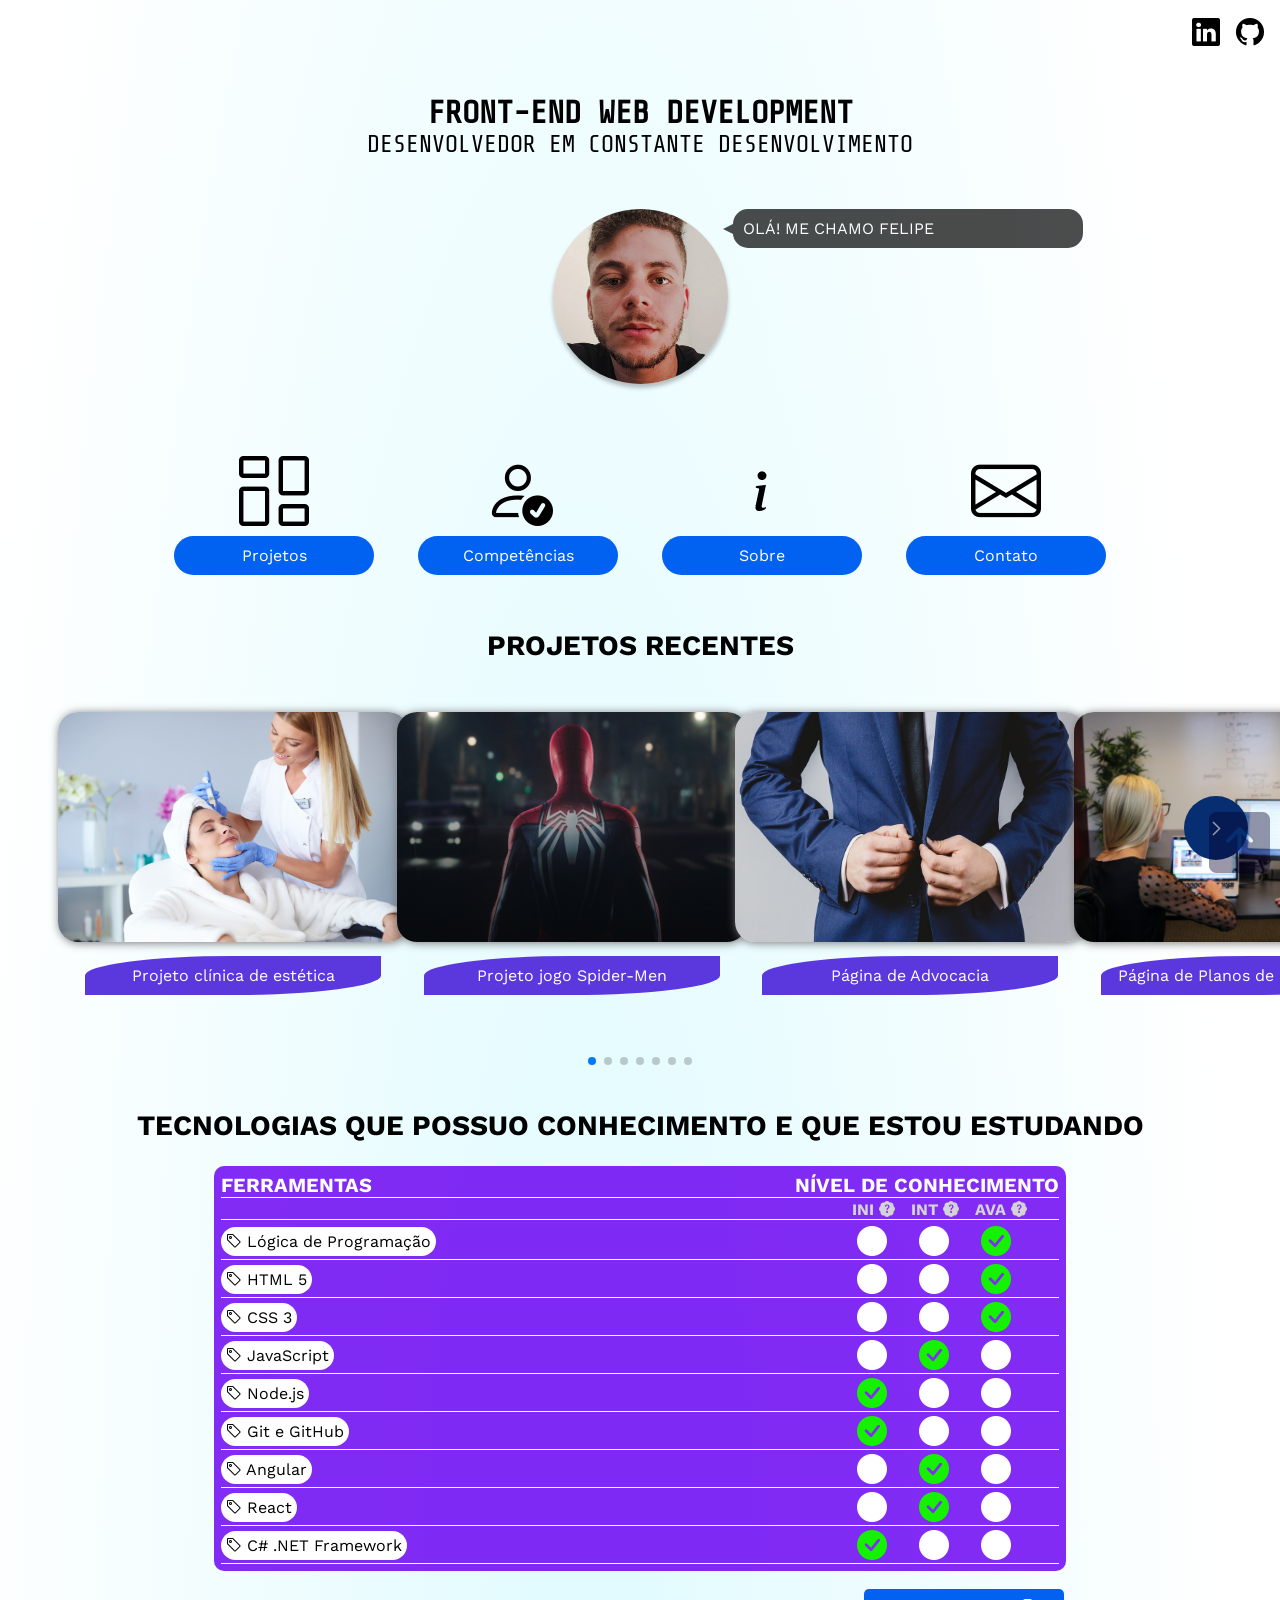
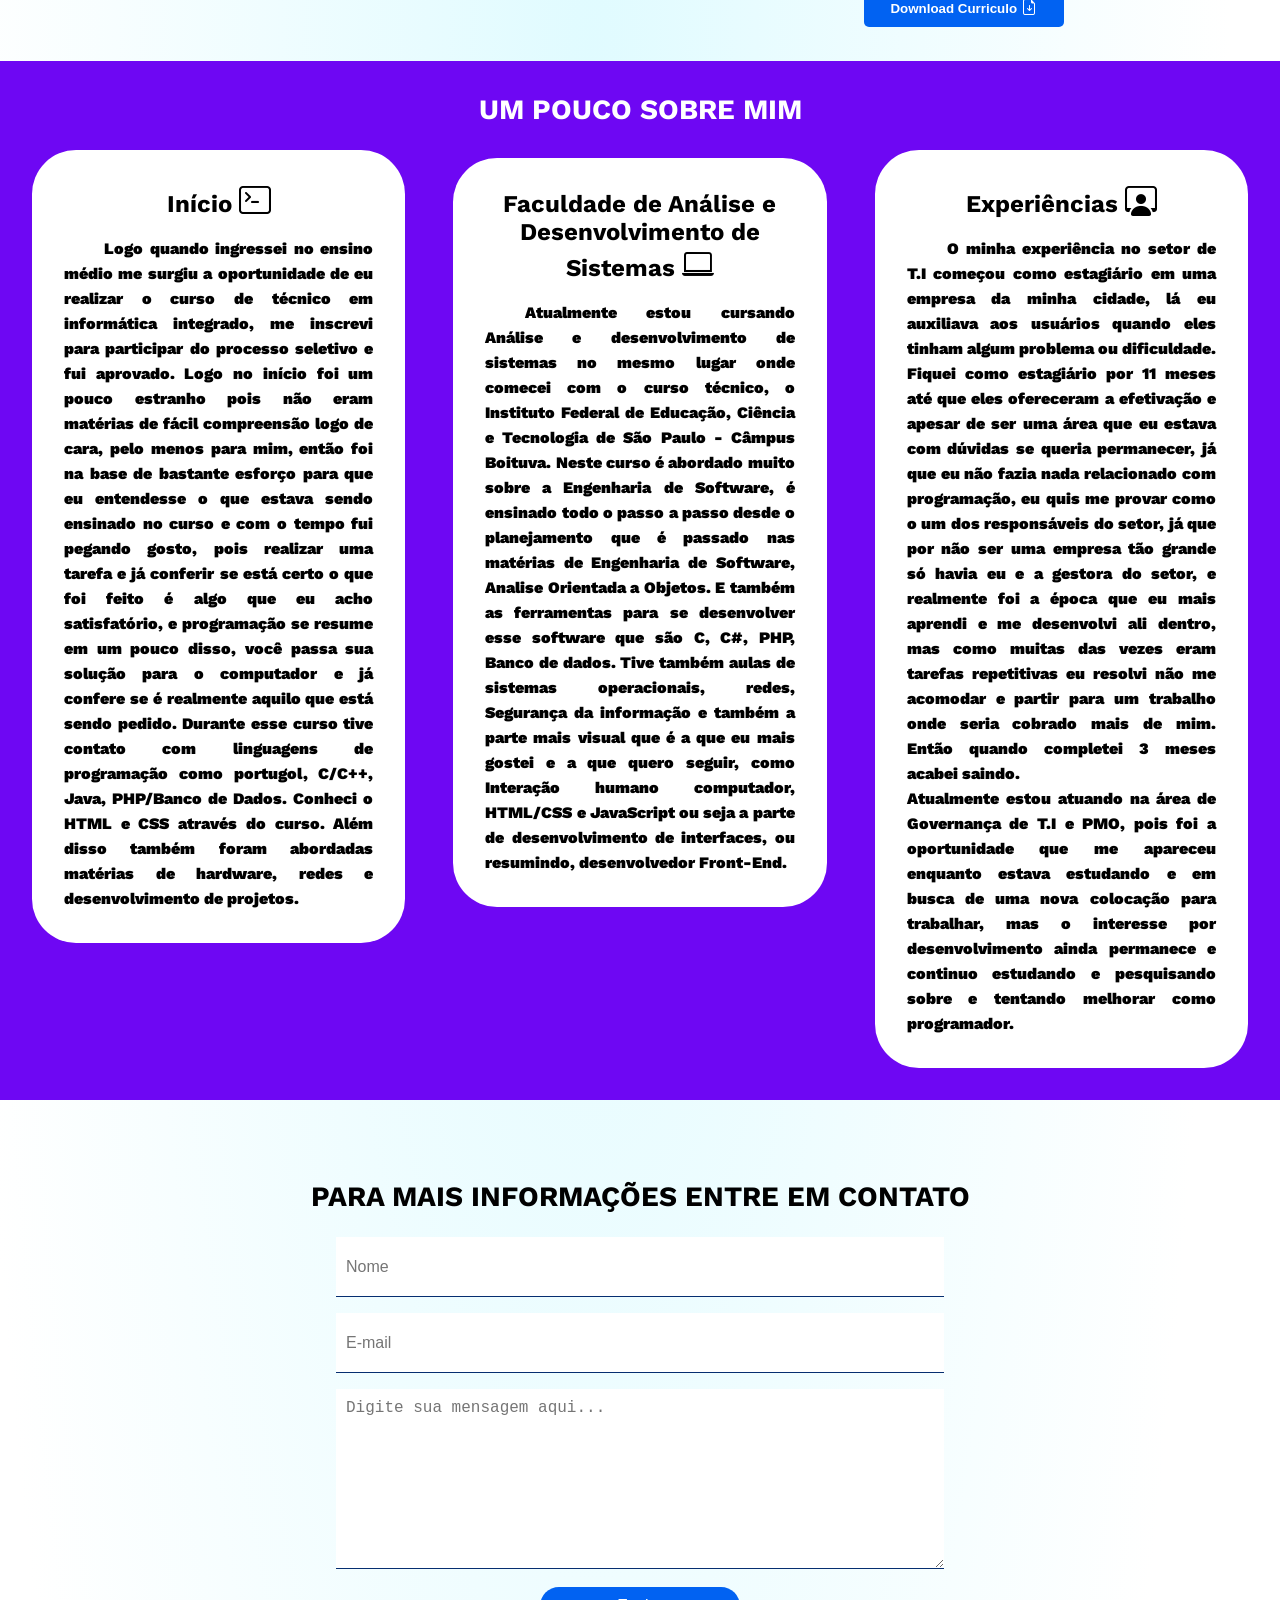
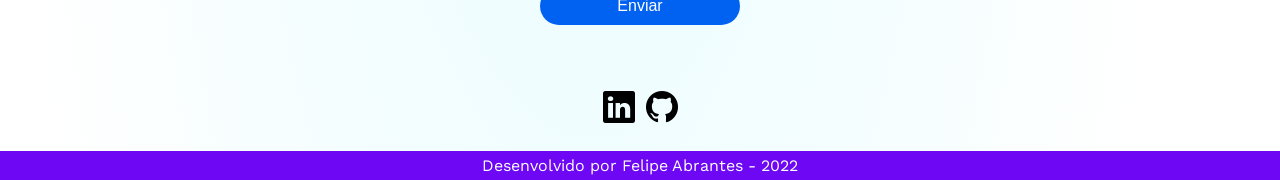
<file: index.html>
<!DOCTYPE html>
 <html lang="pt-br">
   <head>
     <meta charset="UTF-8" />
     <meta http-equiv="X-UA-Compatible" content="IE=edge" />
     <meta name="viewport" content="width=device-width, initial-scale=1.0" />
     <title>Felipe Abrantes - Front-End Developer</title>
     <!--Swiper JS-->
     <link rel="stylesheet" href="https://cdn.jsdelivr.net/npm/swiper@11/swiper-bundle.min.css" />
     <!-- Estilo -->
     <link rel="stylesheet" href="css/styles.css" />
     <link rel="shortcut icon" href="img/favicon.ico" type="image/x-icon" />
     <!-- JavaScript -->
     <script src="js/scripts.js" defer></script>
     <!-- Google Fonts -->
     <link rel="preconnect" href="https://fonts.googleapis.com" />
     <link rel="preconnect" href="https://fonts.gstatic.com" crossorigin />
     <link
       href="https://fonts.googleapis.com/css2?family=Lato:ital,wght@0,100;0,300;0,400;0,700;0,900;1,100;1,300;1,400;1,700;1,900&family=Roboto:wght@300&family=Share+Tech+Mono&family=Space+Mono:ital,wght@0,400;0,700;1,400;1,700&display=swap"
       rel="stylesheet" 
     />
 
     <link rel="preconnect" href="https://fonts.googleapis.com" />
     <link rel="preconnect" href="https://fonts.gstatic.com" crossorigin />
     <link
       href="https://fonts.googleapis.com/css2?family=Lato:ital,wght@0,100;0,300;0,400;0,700;0,900;1,100;1,300;1,400;1,700;1,900&family=Roboto:wght@300&family=Share+Tech+Mono&family=Space+Mono:ital,wght@0,400;0,700;1,400;1,700&family=Work+Sans&display=swap"
       rel="stylesheet"
     />
     <!-- Icones Bootsrap -->
     <link
       rel="stylesheet"
       href="https://cdn.jsdelivr.net/npm/bootstrap-icons@1.9.1/font/bootstrap-icons.css"
     />
     <!-- Icones Google -->
   </head>
   <body>
     <!-- Mídias sociais -->
     <div class="icons-social-media social-cabecalho" id="topo">
       <abbr title="Ir para o Linkedin">
         <a href="https://www.linkedin.com/in/abrantes96/" target="_blank">
           <i class="bi bi-linkedin"></i>
         </a>
       </abbr>
       <abbr title="Ir para o GitHub">
         <a href="https://github.com/fsabrantes96" target="_blank">
           <i class="bi bi-github"></i>
         </a>
       </abbr>
     </div>
     <!-- Cabeçalho -->
     <header id="header">
       <div class="text-header">
         <h1>Front-End WEB Development</h1>
         <p>Desenvolvedor em constante desenvolvimento</p>
       </div>
     </header>
     <!-- TESTE -->
     <!-- Imagem -->
     <section id="container-img">
       <div class="foto" alt="Felipe Abrantes">
         <div id="text">
         </div>
       </div>
     </section>
     <!-- Menu -->
     <main id="principal">
       <div class="container">
         <div class="icon-botao">
           <i class="bi bi-columns-gap"></i>
           <a href="#projetos" class="btn">Projetos</a>
         </div>
         <div class="icon-botao">
           <i class="bi bi-person-check"></i>
           <a href="#competencias" class="btn">Competências</a>
         </div>
         <div class="icon-botao">
           <i class="bi bi-info"></i>
           <a href="#sobre" class="btn">Sobre</a>
         </div>
         <div class="icon-botao">
           <i class="bi bi-envelope"></i>
           <a href="#contato" class="btn">Contato</a>
         </div>
       </div>
     </main>
     <!-- Projetos -->
     <section id="projetos">
       <div class="title-projetos">
         <h3>Projetos Recentes</h3>
       </div>
       <div class="swiper-pagination"></div>
       <div class="projetos-container">
         <div class="slide-projetos">
           <div class="swiper-wrapper">
            <div class="swiper-slide">
               <a href="https://daniellealday.com.br/" class="link-img">
                 <img class="thumb" src="img/18788.jpg" alt="Projeto clínica de estética"/>
                 <figcaption>Projeto clínica de estética</figcaption>
               </a>
             </div>
             <div class="swiper-slide">
               <a href="https://fsabrantes96.github.io/spider-man-project/" class="link-img">
                 <img class="thumb" src="img/thumb-04.jpg" alt="Projeto jogo Spider-Men"/>
                 <figcaption>Projeto jogo Spider-Men</figcaption>
               </a>
             </div>
             <div class="swiper-slide">
               <a href="projeto-advocacia/index.html" class="link-img">
                 <img class="thumb" src="img/projeto-advocacia.jpg" alt="Projeto advocacia"/>
                 <figcaption>Página de Advocacia</figcaption>
               </a>
             </div>
             <div class="swiper-slide">
               <a href="projeto-plano-hospedagem/index.html" class="link-img">
                 <img class="thumb" src="img/projeto-agencia.jpg" alt="Projeto agência"/>
                 <figcaption>Página de Planos de Hospedagem</figcaption>
               </a>
             </div>
             <div class="swiper-slide">
               <a href="projeto-decoracao/index.html" class="link-img">
                 <img class="thumb" src="img/projeto-decoracao.jpg" alt="Projeto de Pagina de Decoração"/>
                 <figcaption>Página de Divulgação Evento de Decoração</figcaption>
               </a>
             </div>
             <div class="swiper-slide">
               <a href="projeto-whatsapp/index.html" class="link-img">
                 <img class="thumb" src="img/projeto-whatsapp.jpg" alt="Projeto Colne Whatsapp"/>
                 <figcaption>Página Clone do Whatsapp</figcaption>
               </a>
             </div>
             <div class="swiper-slide">
               <a href="projeto-doceria/index.html" class="link-img">
                 <img class="thumb" src="img/projeto-doceria.jpg" alt="Projeto doceria"/>
                 <figcaption>Página de Doceria</figcaption>
               </a>
             </div>
             <div class="swiper-slide">
               <a href="projeto-instagram/index.html" class="link-img">
                 <img class="thumb" src="img/projeto-instagram.jpg" alt="Projeto Página Clone do Instagram"/>
                 <figcaption>Página Clone do Instagram</figcaption>
               </a>
             </div>
             <div class="swiper-slide">
               <a href="Projeto-jogo-da-velha/index.html" class="link-img">
                 <img class="thumb" src="img/projeto-jogoDaVelha.png" alt="Projeto jogo da velha com Javascript"/>
                 <figcaption>Projeto jogo da velha com Javascript</figcaption>
               </a>
             </div>
           </div>
         </div>
         <button class="btns btn-prev">
           <img src="img/arrow-slide.svg" alt="">
         </button>
         <button class="btns btn-next">
           <img src="img/arrow-slide.svg" alt="">
         </button>
       </div>
     </section>
     <section id="competencias">
       <div class="title-competencias">
         <h3>Tecnologias que possuo conhecimento e que estou estudando</h3>
       </div>
       <div class="tabela-competencias">
         <table>
           <thead>
             <tr class="titulos-tabela">
               <th class="t1">Ferramentas</th>
               <th class="t2">Nível de conhecimento</th>
             </tr>
             <tr class="titulos-tabela legenda">
               <td class="legendas">
                 <span id="iniciante">
                   <abbr title="Nível de conhecimento iniciante">Ini <i class="bi bi-patch-question-fill"></i>
                   </abbr>
                 </span>
                 <span id="intermediario">
                   <abbr title="Nível de conhecimento intermediário">Int <i class="bi bi-patch-question-fill"></i>
                   </abbr>
                 </span>
                 <span id="avancado">
                   <abbr title="Nível de conhecimento avançado">Ava <i class="bi bi-patch-question-fill"></i>
                   </abbr>
                 </span>
               </td>
             </tr>
           </thead>
           <tbody>
             <tr>
               <td class="tech"><i class="bi bi-tag"></i> Lógica de Programação</td>
               <div>
                 <td class="circle">
                   <i class="bi bi-circle-fill"></i>
                   <i class="bi bi-circle-fill"></i>
                   <i class="bi bi-check-circle-fill"></i>
                 </td>
               </div>
             </tr>
               <td class="tech"><i class="bi bi-tag"></i> HTML 5</td>
               <div>
                 <td class="circle">
                   <i class="bi bi-circle-fill"></i>
                   <i class="bi bi-circle-fill"></i>
                   <i class="bi bi-check-circle-fill"></i>
                 </td>
               </div>
             </tr>
             <tr>
               <td class="tech"><i class="bi bi-tag"></i> CSS 3</td>
               <div>
                 <td class="circle">
                   <i class="bi bi-circle-fill"></i>
                   <i class="bi bi-circle-fill"></i>
                   <i class="bi bi-check-circle-fill"></i>
                 </td>
               </div>
             </tr>
             <tr>
               <td class="tech"><i class="bi bi-tag"></i> JavaScript</td>
               <div>
                 <td class="circle">
                   <i class="bi bi-circle-fill"></i>
                   <i class="bi bi-check-circle-fill"></i>
                   <i class="bi bi-circle-fill"></i>
                 </td>
               </div>
             </tr>
             <tr>
               <td class="tech"><i class="bi bi-tag"></i> Node.js</td>
               <div>
                 <td class="circle">
                   <i class="bi  bi-check-circle-fill"></i>
                   <i class="bi bi-circle-fill"></i>
                   <i class="bi bi-circle-fill"></i>
                 </td>
               </div>
             </tr>
             <tr>
               <td class="tech"><i class="bi bi-tag"></i> Git e GitHub</td>
               <div>
                 <td class="circle">
                   <i class="bi bi-check-circle-fill"></i>
                   <i class="bi bi-circle-fill"></i>
                   <i class="bi bi-circle-fill"></i>
                 </td>
               </div>
             </tr>
             <tr>
               <td class="tech"><i class="bi bi-tag"></i> Angular</td>
               <div>
                 <td class="circle">
                   <i class="bi bi-circle-fill"></i>
                   <i class="bi bi-check-circle-fill"></i>
                   <i class="bi bi-circle-fill"></i>
                 </td>
               </div>
             </tr>
             <tr>
               <td class="tech"><i class="bi bi-tag"></i> React</td>
               <div>
                 <td class="circle">
                   <i class="bi bi-circle-fill"></i>
                   <i class="bi bi-check-circle-fill"></i>
                   <i class="bi bi-circle-fill"></i>
                 </td>
               </div>
             </tr>
             <tr>
               <td class="tech"><i class="bi bi-tag"></i> C# .NET Framework</td>
               <div>
                 <td class="circle">
                   <i class="bi bi-check-circle-fill"></i>
                   <i class="bi bi-circle-fill"></i>
                   <i class="bi bi-circle-fill"></i>
                 </td>
               </div>
             </tr>
           </tbody>
         </table>
         <div class="download">
           <a href="arquivo/Curriculo-Felipe-2024.docx.pdf" download>
           <a href="arquivo/Curriculo.pdf" download>
             <button type="submit" class="btn download-curriculo">
               Download Curriculo
               <i class="bi bi-file-earmark-arrow-down"></i>
             </button>
           </a>
         </div>
       </div>
     </section>
     <section id="sobre">
       <div class="title-sobre">
         <h3>Um pouco sobre mim</h3>
       </div>
       <div class="sobre-container">
         <div class="texto-sobre inicio">
           <h4>Início <i class="bi bi-terminal"></i></h4>
           <p>
             Logo quando ingressei no ensino médio me surgiu a oportunidade de eu realizar o curso de técnico em informática integrado,
             me inscrevi para participar do processo seletivo e fui aprovado.
             Logo no início foi um pouco estranho pois não eram matérias de fácil compreensão logo de cara,
             pelo menos para mim, então foi na base de bastante esforço para que eu entendesse o que estava sendo ensinado no curso e com o tempo fui pegando gosto,
             pois realizar uma tarefa e já conferir se está certo o que foi feito é algo que eu acho satisfatório,
             e programação se resume em um pouco disso, você passa sua solução para o computador e já confere se é realmente aquilo que está sendo pedido.
             Durante esse curso tive contato com linguagens de programação como portugol, C/C++, Java, PHP/Banco de Dados. Conheci o HTML e CSS através do curso.
             Além disso também foram abordadas matérias de hardware, redes e desenvolvimento de projetos.
           </p>
         </div>
         <div class="texto-sobre faculdade">
           <h4>
             Faculdade de Análise e Desenvolvimento de Sistemas
             <i class="bi bi-laptop"></i>
           </h4>
           <p>
             Atualmente estou cursando Análise e desenvolvimento de sistemas no mesmo lugar onde comecei com o curso técnico,
             o Instituto Federal de Educação, Ciência e Tecnologia de São Paulo - Câmpus Boituva.
             Neste curso é abordado muito sobre a Engenharia de Software, é ensinado todo o passo a passo desde o planejamento que
             é passado nas matérias de Engenharia de Software, Analise Orientada a Objetos.
             E também as ferramentas para se desenvolver esse software que são C, C#, PHP, Banco de dados.
             Tive também aulas de sistemas operacionais, redes, Segurança da informação e também a parte mais visual que é a que eu mais 
             gostei e a que quero seguir, como Interação humano computador, HTML/CSS e JavaScript ou seja a parte de 
             desenvolvimento de interfaces, ou resumindo, desenvolvedor Front-End.
           </p>
         </div>
         <div class="texto-sobre experiencia">
           <h4>Experiências <i class="bi bi-person-workspace"></i></h4>
           <p>
             O minha experiência no setor de T.I começou como estagiário em uma empresa da minha cidade, lá eu auxiliava aos usuários quando eles tinham algum
             problema ou dificuldade. Fiquei como estagiário por 11 meses até que eles ofereceram a efetivação e apesar de ser uma área que eu estava com dúvidas
             se queria permanecer, já que eu não fazia nada relacionado com programação, eu quis me provar como o um dos responsáveis do setor, já que por não
             ser uma empresa tão grande só havia eu e a gestora do setor, e realmente foi a época que eu mais aprendi e me desenvolvi ali dentro, mas como muitas
             das vezes eram tarefas repetitivas eu resolvi não me acomodar e partir para um trabalho onde seria cobrado mais de mim.
             Então quando completei 3 meses acabei saindo.<br/> Atualmente estou atuando na área de Governança
             de T.I e PMO, pois foi a oportunidade que me apareceu enquanto estava estudando e em busca de uma nova colocação para trabalhar, mas o interesse por 
             desenvolvimento ainda permanece e continuo estudando e pesquisando sobre e tentando melhorar como programador.
           </p>
         </div>
       </div>
     </section>
     <div id="link-topo">
       <abbr title="Ir para o topo da página">
         <a href="#topo">
           <i class="bi bi-arrow-up-square-fill"></i>
         </a>
       </abbr>
     </div>
     <!-- Contato -->
     <footer>
       <div class="footer-container">
         <div class="contato-form" id="contato">
           <div class="form-head">
             <h3>Para mais informações entre em contato</h3>
           </div>
           <form action="./php/enviar-email.php" method="POST">
             <input
               type="text"
               name="name"
               id="name"
               placeholder="Nome"
               required
             />
             <input
               type="email"
               name="email"
               id="email"
               placeholder="E-mail"
               required
             />
             <textarea
               class="campo-texto"
               name="message"
               placeholder="Digite sua mensagem aqui..."
               required
             ></textarea>
             <input type="submit" class="btn btn-form" value="Enviar" />
           </form>
         </div>
         <div class="icons-social-media">
           <abbr title="Ir para o Linkedin">
             <a href="https://www.linkedin.com/in/abrantes96/">
               <i class="bi bi-linkedin"></i>
             </a>
           </abbr>
           <abbr title="Ir para o GitHub">
             <a href="https://github.com/fsabrantes96">
               <i class="bi bi-github"></i>
             </a>
           </abbr>
         </div>
       </div>
       <div class="copyright">
         <p>Desenvolvido por Felipe Abrantes - 2022</p>
       </div>
     </footer>
     <!--Javascript Swiper-->
     <script src="https://cdn.jsdelivr.net/npm/swiper@11/swiper-bundle.min.js"></script>
   </body>
 </html>
</file>
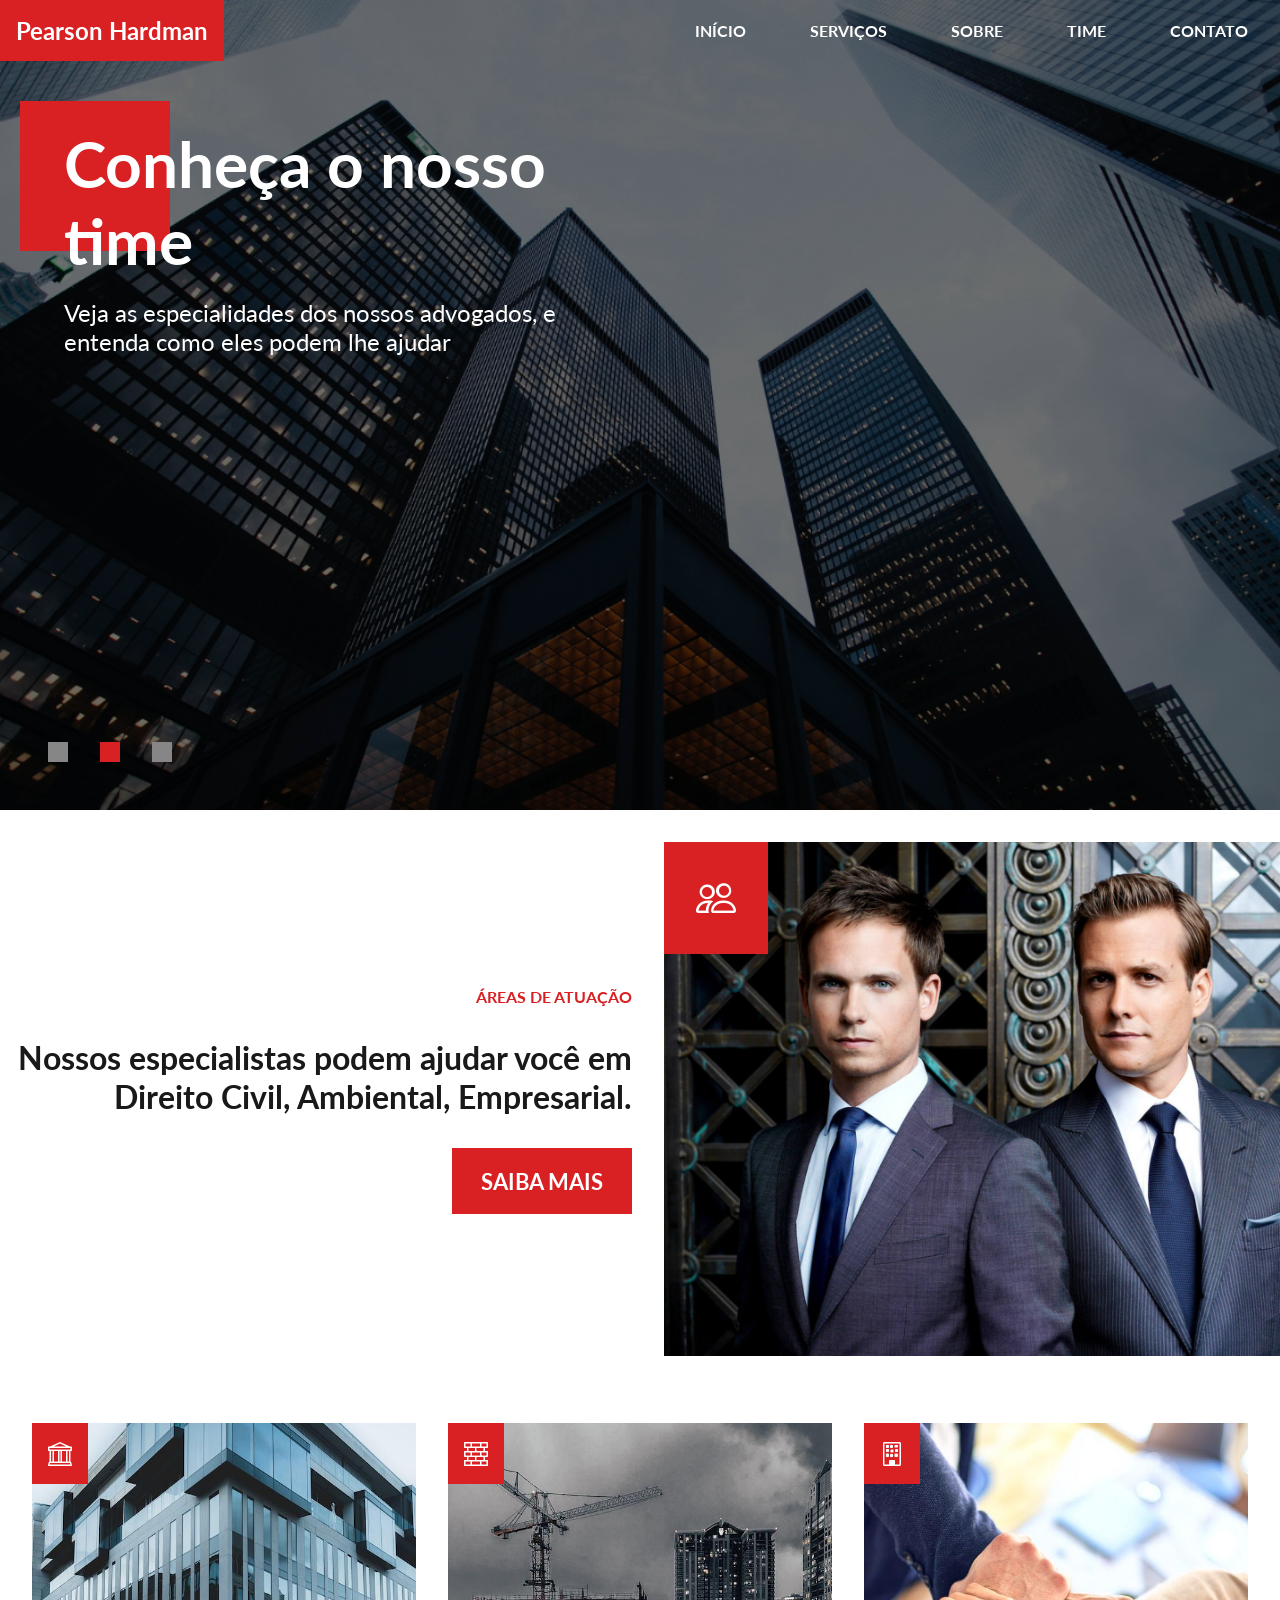
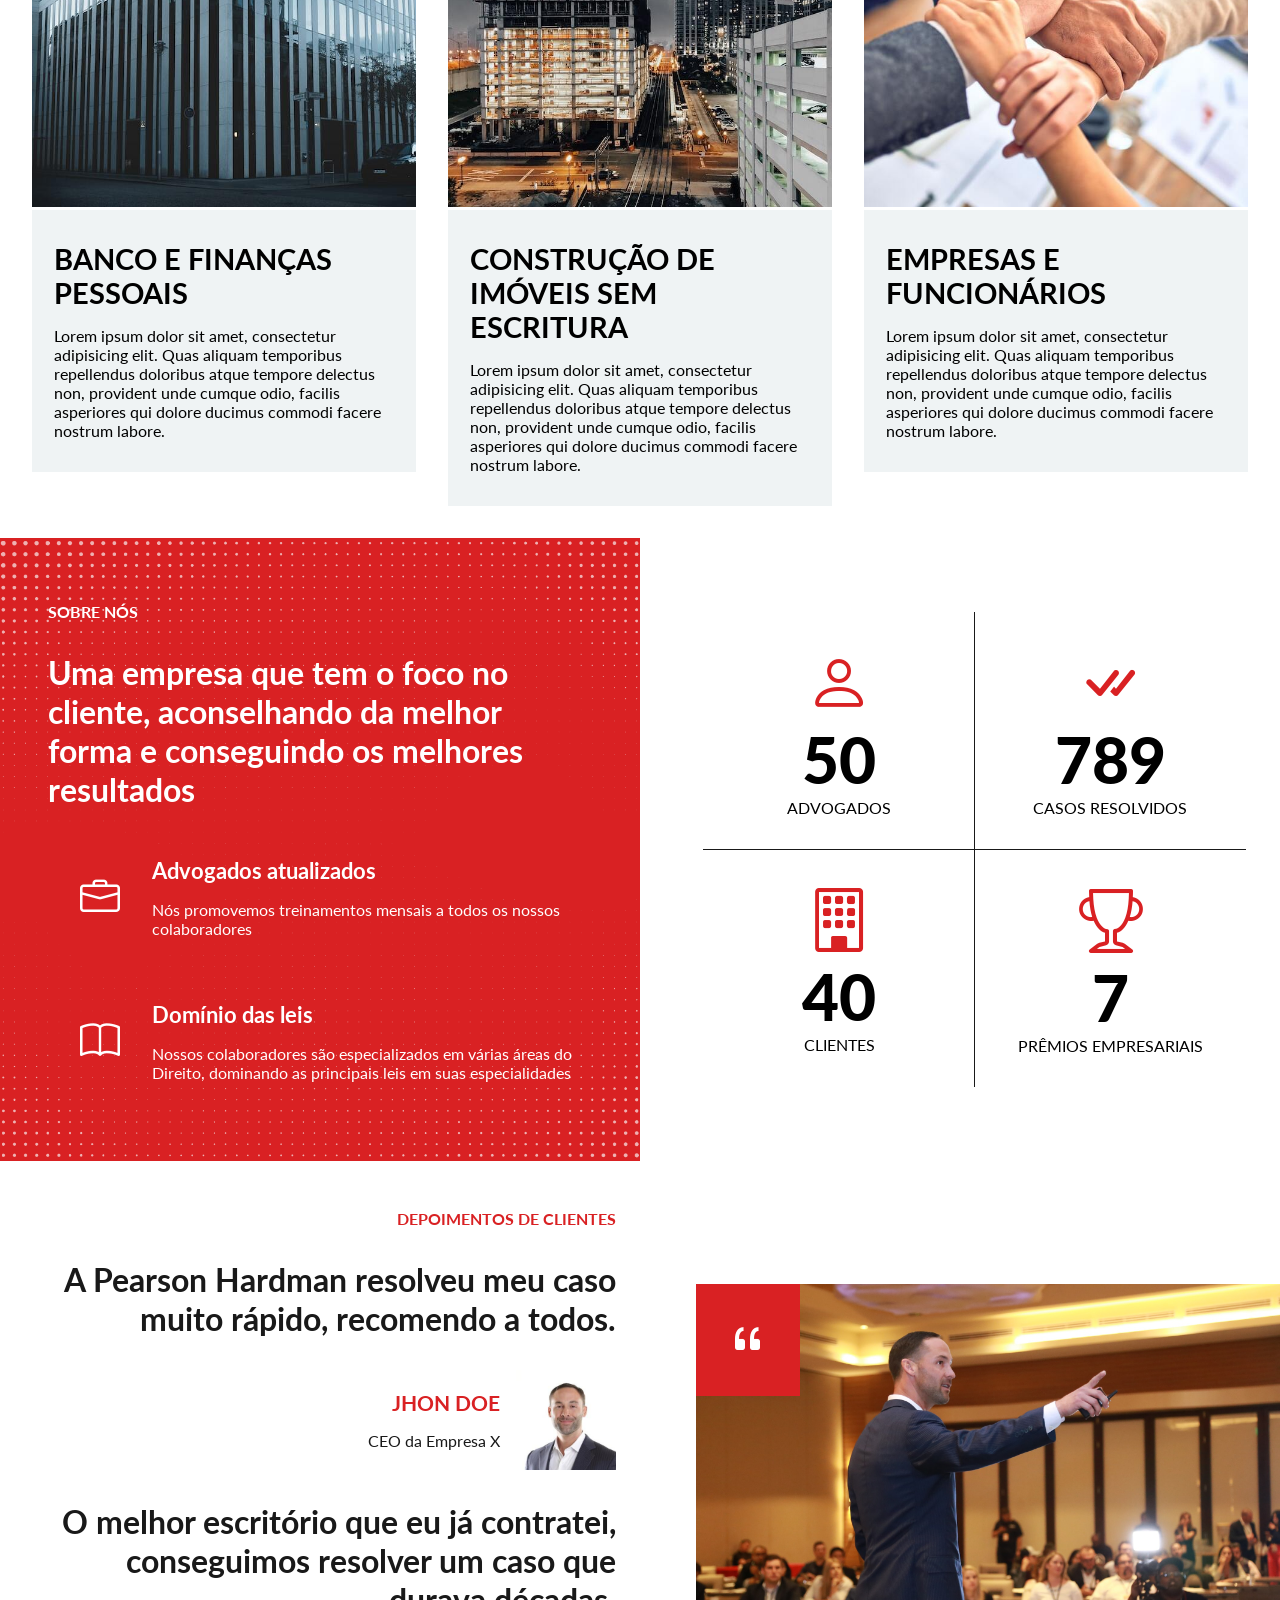
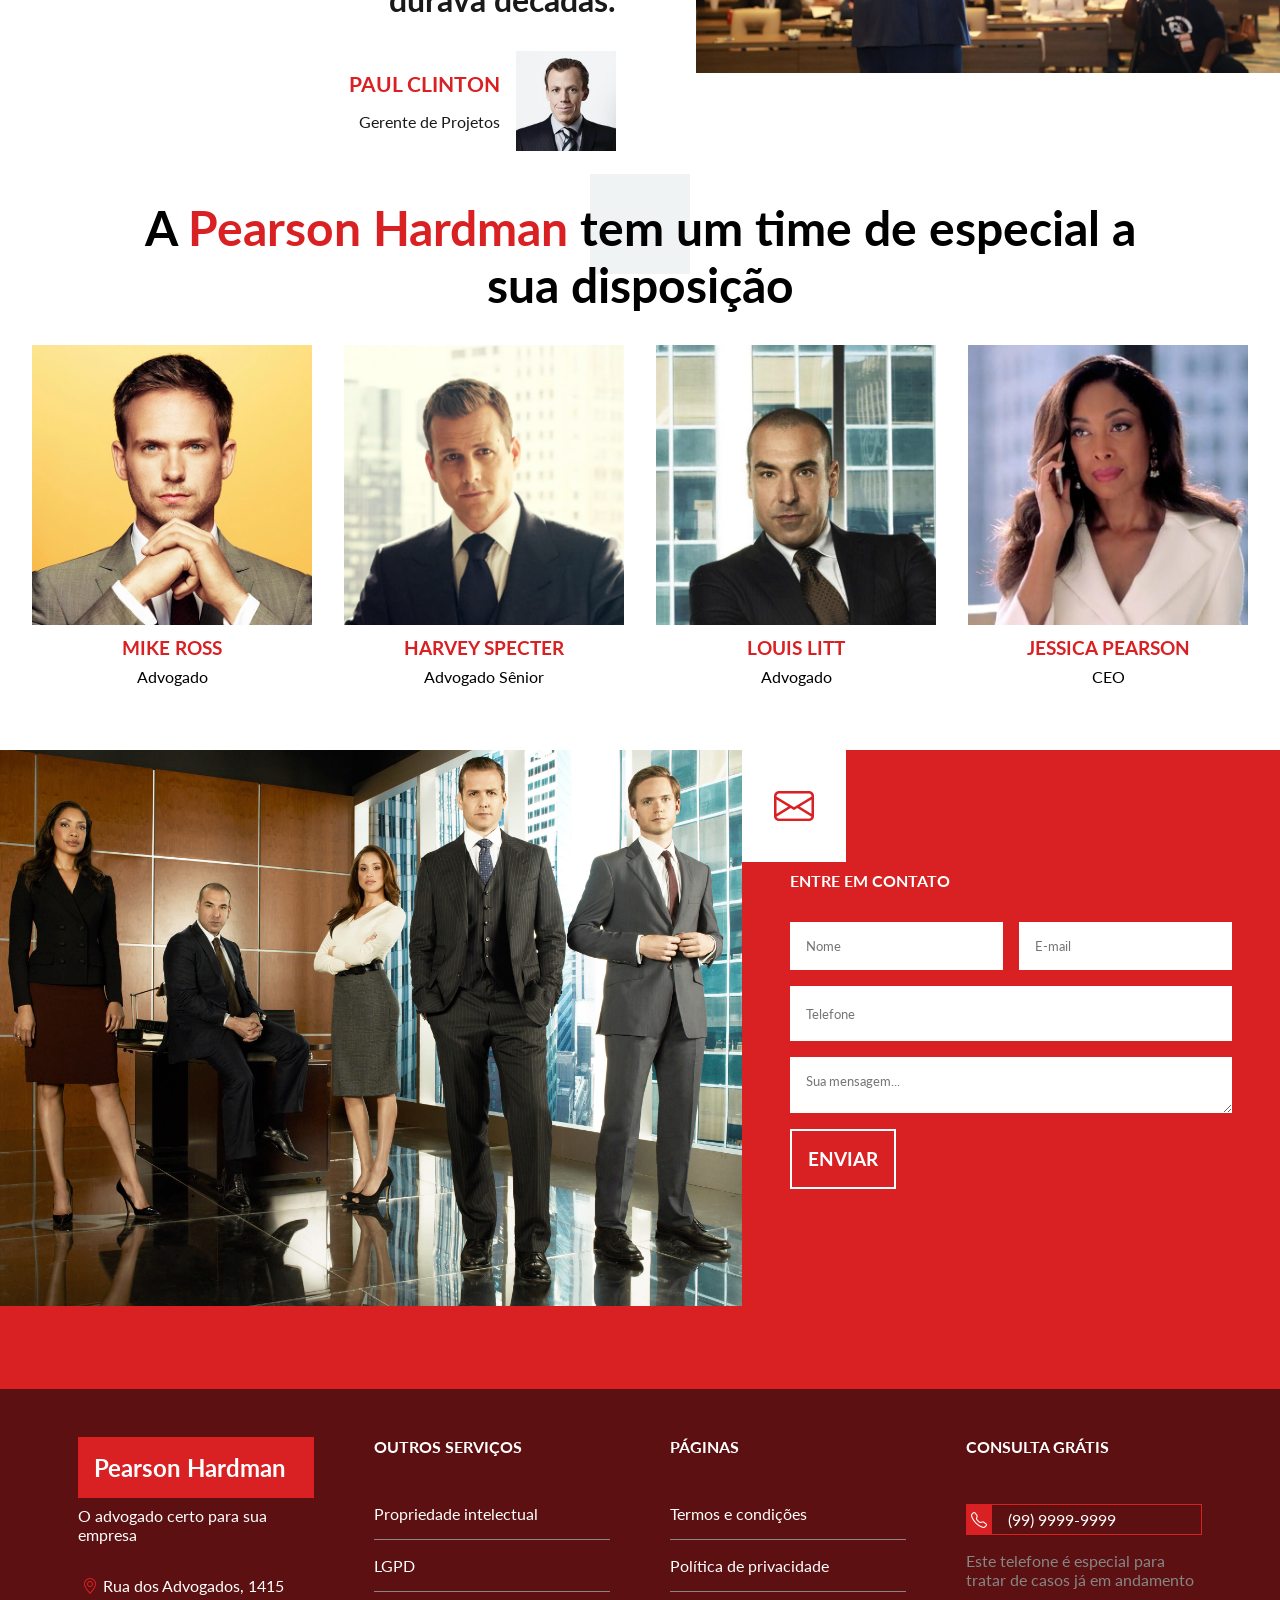
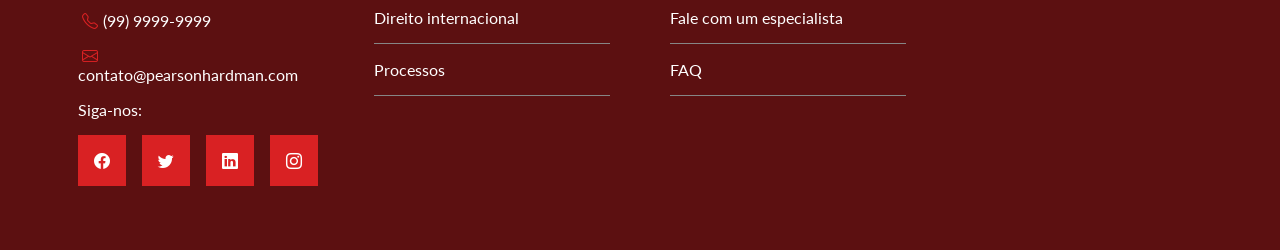
<file: projeto-advocacia/index.html>
<!DOCTYPE html>
<html lang="en">
  <head>
    <meta charset="UTF-8" />
    <meta http-equiv="X-UA-Compatible" content="IE=edge" />
    <meta name="viewport" content="width=device-width, initial-scale=1.0" />
    <title>Pearson Hardman</title>
    <link rel="shortcut icon" href="img/favicon.ico" type="image/x-icon" />
    <!-- Google Fonts -->
    <link rel="preconnect" href="https://fonts.googleapis.com" />
    <link rel="preconnect" href="https://fonts.gstatic.com" crossorigin />
    <link
      href="https://fonts.googleapis.com/css2?family=Lato:ital,wght@0,100;0,300;0,400;0,700;0,900;1,100;1,300;1,400;1,700;1,900&family=Roboto:wght@300&display=swap"
      rel="stylesheet"
    />
    <!-- Bootstrap icons -->
    <link
      rel="stylesheet"
      href="https://cdn.jsdelivr.net/npm/bootstrap-icons@1.9.1/font/bootstrap-icons.css"
    />
    <!-- Estilos -->
    <link rel="stylesheet" href="css/styles.css" />
    <!-- Scripts -->
    <script src="js/scripts.js" defer></script>
  </head>
  <body>
    <!-- Cabeçalho e Banner -->
    <header id="header">
      <div id="inner-header">
        <h2 id="brand">Pearson Hardman</h2>
        <nav id="navbar">
          <a href="#header">Início</a>
          <a href="#expertise-areas">Serviços</a>
          <a href="#about">Sobre</a>
          <a href="#team">Time</a>
          <a href="#contact">Contato</a>
        </nav>
        <!-- Menu Mobile -->
        <i class="bi bi-list" id="menu"></i>
        <nav id="mobile-navbar">
          <i class="bi bi-x-lg" id="close-menu"></i>
          <a href="#header">Início</a>
          <a href="#expertise-areas">Serviços</a>
          <a href="#about">Sobre</a>
          <a href="#team">Time</a>
          <a href="#contact">Contato</a>
        </nav>
      </div>
      <div class="banner active">
        <span class="square"></span>
        <h2>Melhores experts em direito do país</h2>
        <p>
          Os advogados mais qualificados estão aqui, agende uma reunião e
          conheça nosso time
        </p>
      </div>
      <div class="banner">
        <span class="square"></span>
        <h2>Conheça o nosso time</h2>
        <p>
          Veja as especialidades dos nossos advogados, e entenda como eles podem
          lhe ajudar
        </p>
      </div>
      <div class="banner">
        <span class="square"></span>
        <h2>Os nossos resultados</h2>
        <p>
          Conheça as nossas métricas e conheça os resultados que já obtivemos
        </p>
      </div>
      <div class="dots">
        <div class="dot active"></div>
        <div class="dot"></div>
        <div class="dot"></div>
      </div>
    </header>
    <!-- Áreas de atuação -->
    <main id="expertise-areas" class="text-image-section">
      <div id="expertise-information" class="text-container">
        <p class="section-subtitle">Áreas de atuação</p>
        <h3 class="section-title">
          Nossos especialistas podem ajudar você em Direito Civil, Ambiental,
          Empresarial.
        </h3>
        <a href="#" class="btn">Saiba Mais</a>
      </div>
      <div id="expertise-image-container" class="image-container">
        <i class="bi bi-people"></i>
        <img
          src="img/employees_banner.jpg"
          alt="Advogados da Pearson Hardman"
        />
      </div>
      <div id="other-services">
        <div class="service">
          <img src="img/bank.jpg" alt="Banco" />
          <i class="bi bi-bank"></i>
          <div class="service-info">
            <h4>Banco e Finanças pessoais</h4>
            <p>
              Lorem ipsum dolor sit amet, consectetur adipisicing elit. Quas
              aliquam temporibus repellendus doloribus atque tempore delectus
              non, provident unde cumque odio, facilis asperiores qui dolore
              ducimus commodi facere nostrum labore.
            </p>
          </div>
        </div>
        <div class="service">
          <img src="img/construction.jpg" alt="Construção" />
          <i class="bi bi-bricks"></i>
          <div class="service-info">
            <h4>Construção de Imóveis sem escritura</h4>
            <p>
              Lorem ipsum dolor sit amet, consectetur adipisicing elit. Quas
              aliquam temporibus repellendus doloribus atque tempore delectus
              non, provident unde cumque odio, facilis asperiores qui dolore
              ducimus commodi facere nostrum labore.
            </p>
          </div>
        </div>
        <div class="service">
          <img src="img/company.jpg" alt="Empresa" />
          <i class="bi bi-building"></i>
          <div class="service-info">
            <h4>Empresas e funcionários</h4>
            <p>
              Lorem ipsum dolor sit amet, consectetur adipisicing elit. Quas
              aliquam temporibus repellendus doloribus atque tempore delectus
              non, provident unde cumque odio, facilis asperiores qui dolore
              ducimus commodi facere nostrum labore.
            </p>
          </div>
        </div>
      </div>
    </main>
    <!-- Sobre nós -->
    <section id="about">
      <div id="about-text">
        <p class="section-subtitle">Sobre nós</p>
        <h3 class="section-title">
          Uma empresa que tem o foco no cliente, aconselhando da melhor forma e
          conseguindo os melhores resultados
        </h3>
        <div class="about-description">
          <i class="bi bi-briefcase"></i>
          <div>
            <h4>Advogados atualizados</h4>
            <p>
              Nós promovemos treinamentos mensais a todos os nossos
              colaboradores
            </p>
          </div>
        </div>
        <div class="about-description">
          <i class="bi bi-book"></i>
          <div>
            <h4>Domínio das leis</h4>
            <p>
              Nossos colaboradores são especializados em várias áreas do
              Direito, dominando as principais leis em suas especialidades
            </p>
          </div>
        </div>
      </div>
      <div id="about-data">
        <div class="data">
          <i class="bi bi-person"></i>
          <p class="number">50</p>
          <p class="text">Advogados</p>
        </div>
        <div class="data">
          <i class="bi bi-check-all"></i>
          <p class="number">789</p>
          <p class="text">Casos resolvidos</p>
        </div>
        <div class="data">
          <i class="bi bi-building"></i>
          <p class="number">40</p>
          <p class="text">Clientes</p>
        </div>
        <div class="data">
          <i class="bi bi-trophy"></i>
          <p class="number">7</p>
          <p class="text">Prêmios empresariais</p>
        </div>
      </div>
    </section>
    <!-- Depoimentos -->
    <section id="testimonials" class="text-image-section">
      <div id="testimonial-information" class="text-container">
        <p class="section-subtitle">Depoimentos de clientes</p>
        <h3 class="section-title">
          A Pearson Hardman resolveu meu caso muito rápido, recomendo a todos.
        </h3>
        <div class="author">
          <div class="author-info">
            <p class="author-name">Jhon Doe</p>
            <p class="author-job">CEO da Empresa X</p>
          </div>
          <img src="img/author_1.jpg" alt="Jhon Doe" />
        </div>
        <h3 class="section-title">
          O melhor escritório que eu já contratei, conseguimos resolver um caso
          que durava décadas.
        </h3>
        <div class="author">
          <div class="author-info">
            <p class="author-name">Paul Clinton</p>
            <p class="author-job">Gerente de Projetos</p>
          </div>
          <img src="img/author_2.jpg" alt="Paul Clinton" />
        </div>
      </div>
      <div id="testimonial-image-container" class="image-container">
        <i class="bi bi-quote"></i>
        <img src="img/court.jpg" alt="Advogado em um tribunal" />
      </div>
    </section>
    <!-- Colaboradores -->
    <section id="team">
      <span class="square"></span>
      <h2>
        A <span>Pearson Hardman</span> tem um time de especial a sua disposição
      </h2>
      <div class="employees">
        <div class="employee">
          <img src="img/mike.jpg" alt="Mike Ross" />
          <p class="employee-name">Mike Ross</p>
          <p class="employee-role">Advogado</p>
        </div>
        <div class="employee">
          <img src="img/harvey.png" alt="Harvey Specter" />
          <p class="employee-name">Harvey Specter</p>
          <p class="employee-role">Advogado Sênior</p>
        </div>
        <div class="employee">
          <img src="img/louis.jpg" alt="Louis Litt" />
          <p class="employee-name">Louis Litt</p>
          <p class="employee-role">Advogado</p>
        </div>
        <div class="employee">
          <img src="img/jessica.jpg" alt="Jessica Pearson" />
          <p class="employee-name">Jessica Pearson</p>
          <p class="employee-role">CEO</p>
        </div>
      </div>
    </section>
    <!-- Contato -->
    <section id="contact" class="text-image-section">
      <div id="contact-image-container" class="image-container">
        <img src="img/office.jpg" alt="Advogados no escritório" />
      </div>
      <div id="contact-information" class="text-container">
        <i class="bi bi-envelope"></i>
        <p class="section-subtitle">Entre em contato</p>
        <form>
          <div class="form-control">
            <input type="text" name="name" id="name" placeholder="Nome" />
            <input type="email" name="email" id="email" placeholder="E-mail" />
          </div>
          <input type="text" name="phone" id="phone" placeholder="Telefone" />
          <textarea
            name="message"
            id="message"
            placeholder="Sua mensagem..."
          ></textarea>
          <input type="submit" value="Enviar" class="btn" />
        </form>
      </div>
    </section>
    <!-- Rodapé -->
    <footer id="footer">
      <div class="contact-info">
        <div class="footer-brand">
          <h2>Pearson Hardman</h2>
          <p>O advogado certo para sua empresa</p>
        </div>
        <p><i class="bi bi-geo-alt"></i>Rua dos Advogados, 1415</p>
        <p><i class="bi bi-telephone"></i>(99) 9999-9999</p>
        <p><i class="bi bi-envelope"></i>contato@pearsonhardman.com</p>
        <div class="social-networks">
          <p>Siga-nos:</p>
          <div class="networks">
            <a href="#"><i class="bi bi-facebook"></i></a>
            <a href="#"><i class="bi bi-twitter"></i></a>
            <a href="#"><i class="bi bi-linkedin"></i></a>
            <a href="#"><i class="bi bi-instagram"></i></a>
          </div>
        </div>
      </div>
      <div class="links-container">
        <h4>Outros serviços</h4>
        <nav>
          <a href="#">Propriedade intelectual</a>
          <a href="#">LGPD</a>
          <a href="#">Direito internacional</a>
          <a href="#">Processos</a>
        </nav>
      </div>
      <div class="links-container">
        <h4>Páginas</h4>
        <nav>
          <a href="#">Termos e condições</a>
          <a href="#">Política de privacidade</a>
          <a href="#">Fale com um especialista</a>
          <a href="#">FAQ</a>
        </nav>
      </div>
      <div class="links-container">
        <h4>Consulta grátis</h4>
        <div class="phone-number">
          <i class="bi bi-telephone"></i>
          <p>(99) 9999-9999</p>
        </div>
        <p class="phone-info">
          Este telefone é especial para tratar de casos já em andamento
        </p>
      </div>
    </footer>
  </body>
</html>
</file>
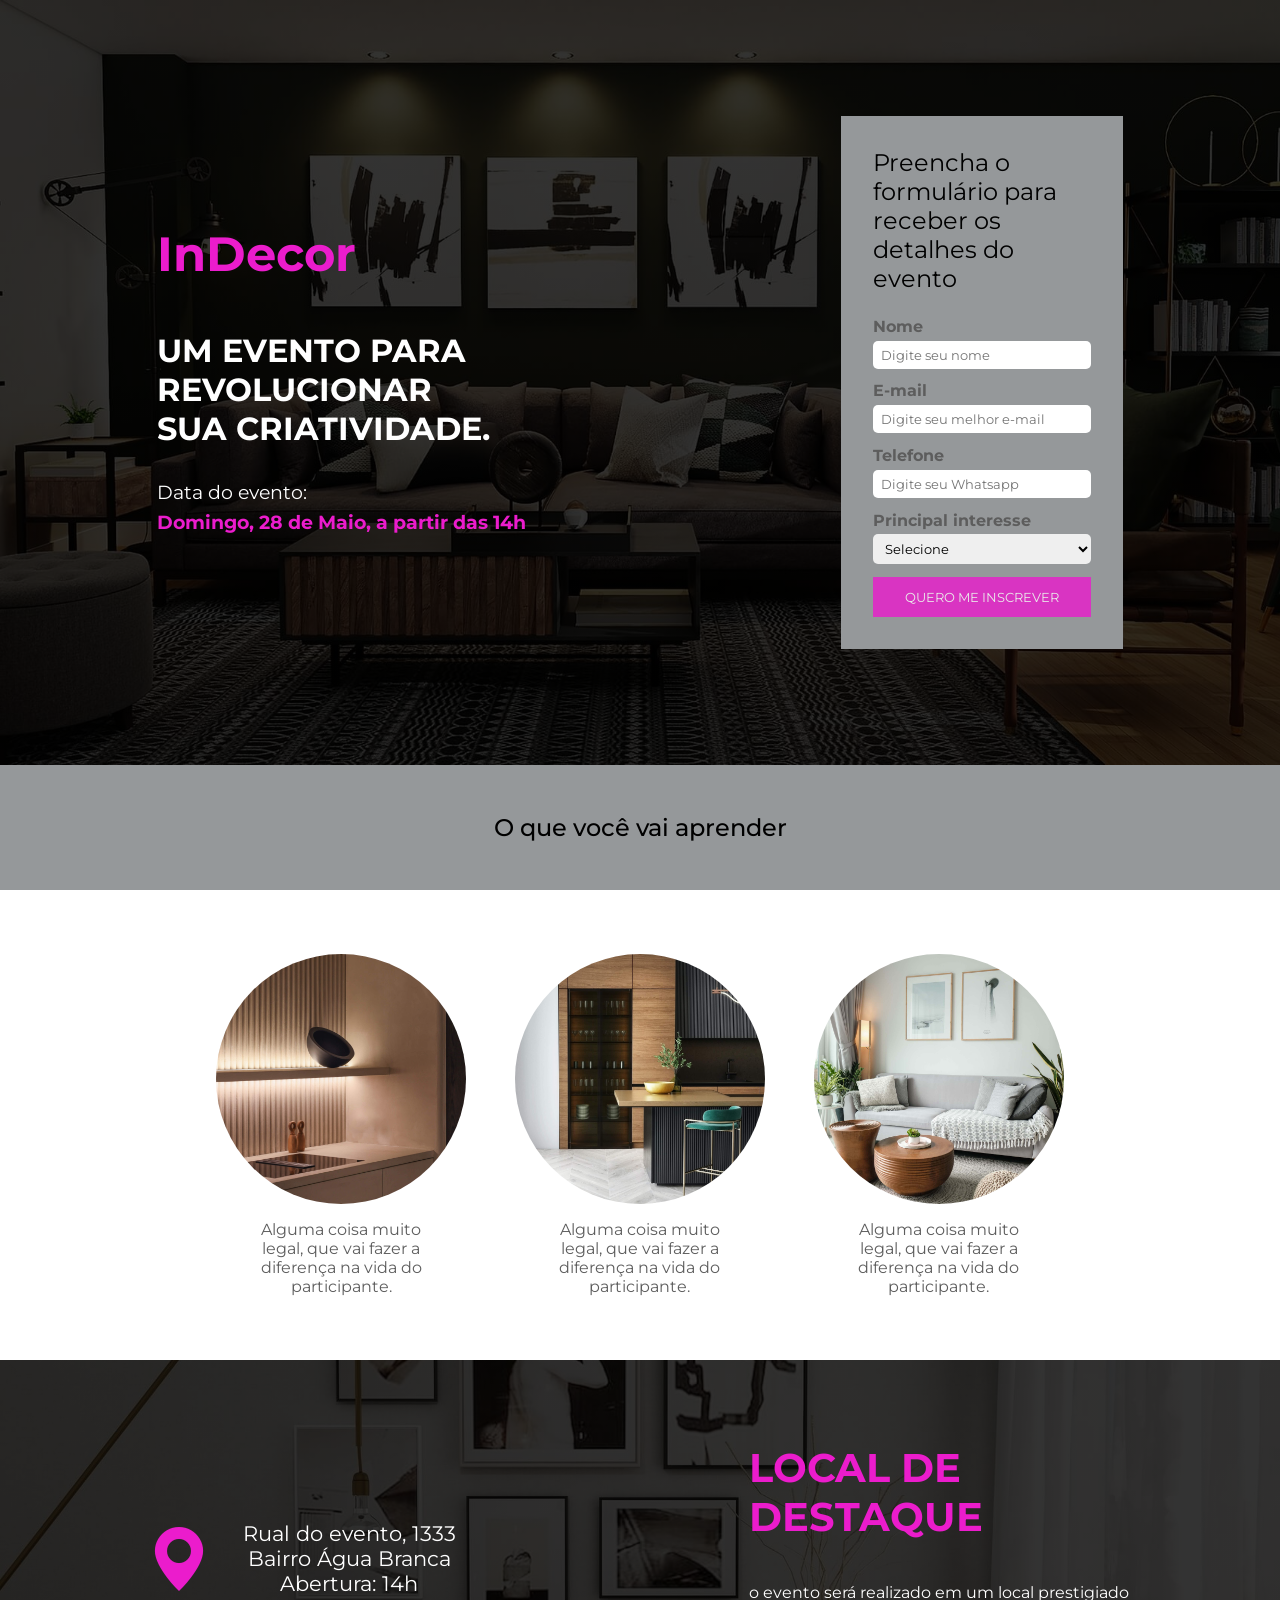
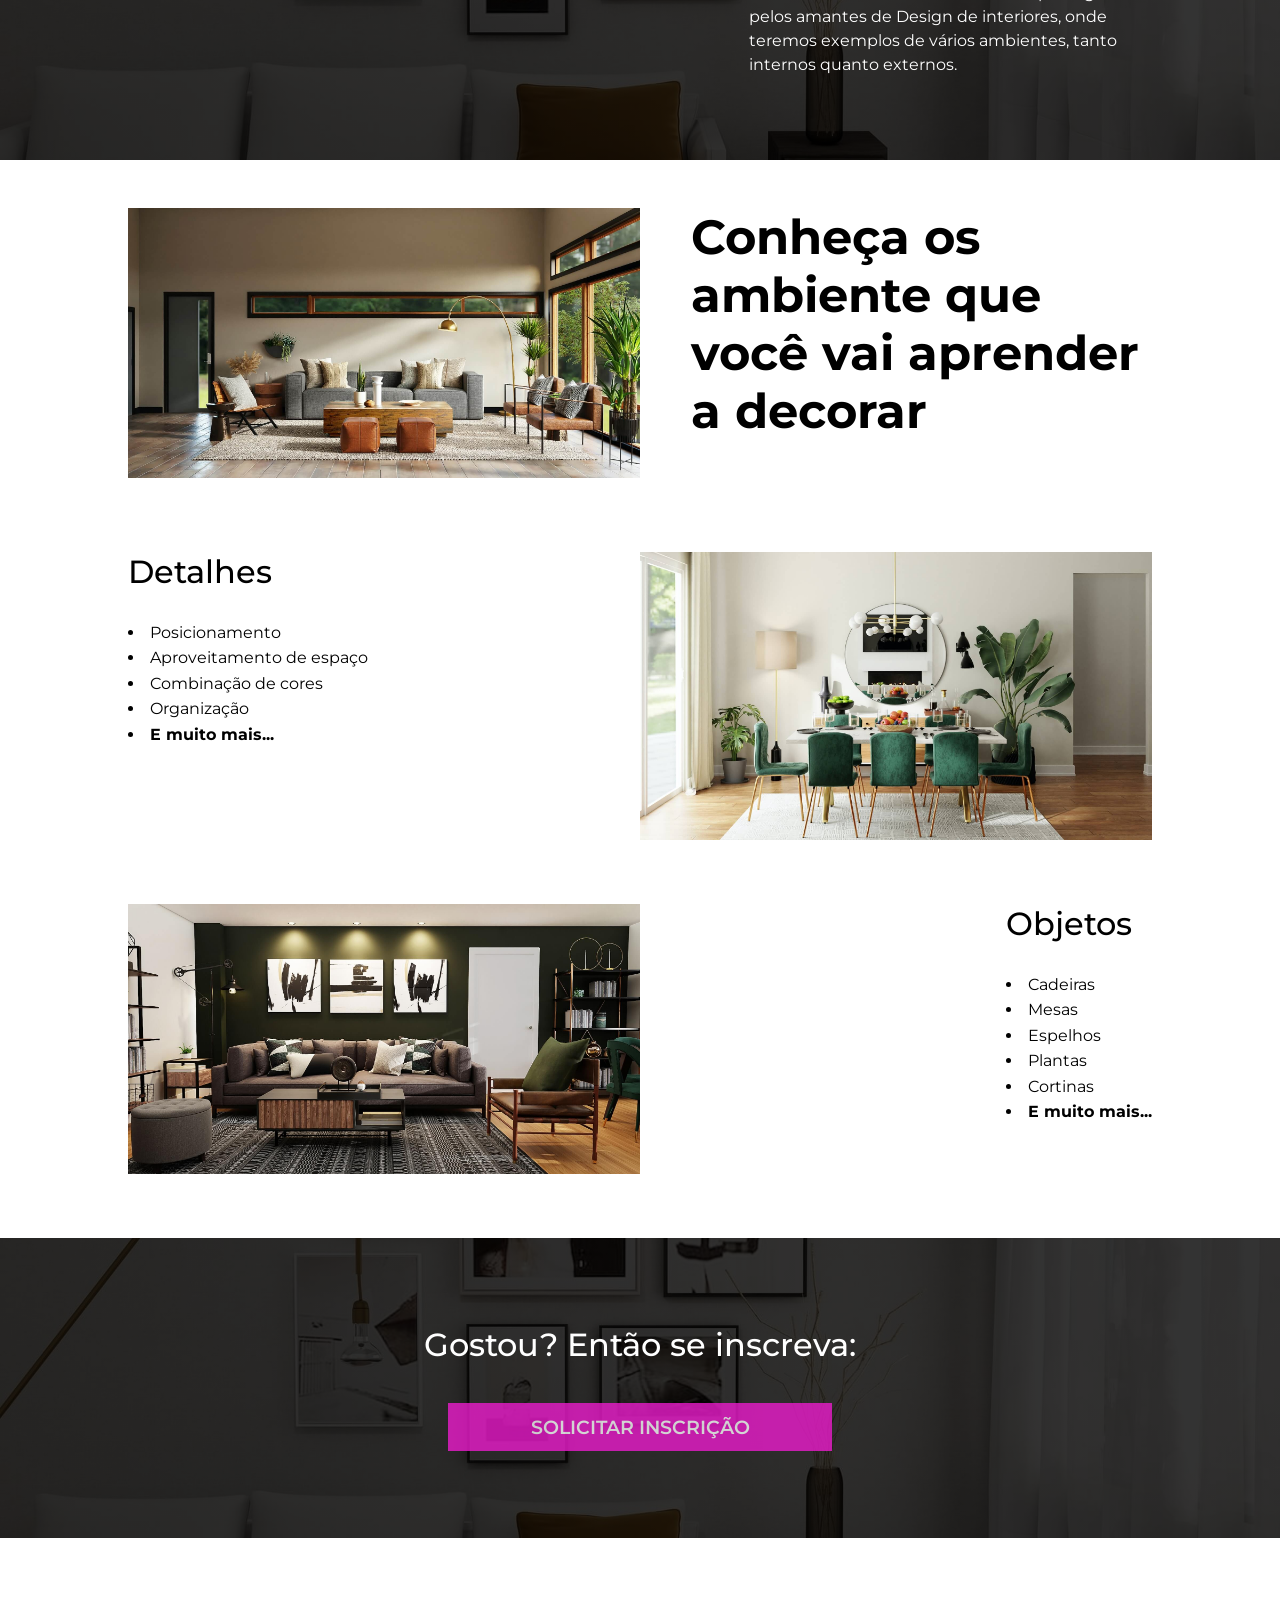
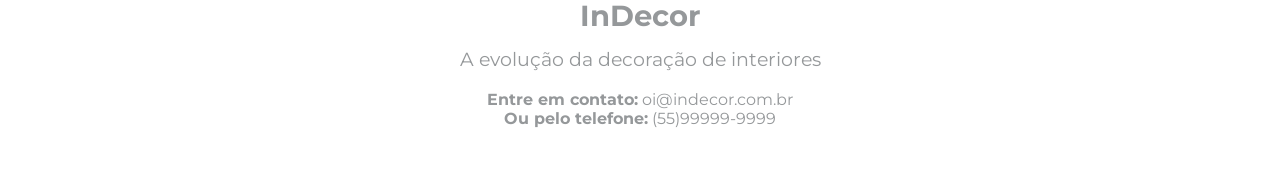
<file: projeto-decoracao/index.html>
<!DOCTYPE html>
<html lang="en">
    <head>
        <meta charset="UTF-8">
        <meta http-equiv="X-UA-Compatible" content="IE=edge">
        <meta name="viewport" content="width=device-width, initial-scale=1.0">
        <title>InDecor</title>
        <!-- CSS -->
        <link rel="stylesheet" href="css/styles.css">
        <!-- FONTE -->
        <link rel="preconnect" href="https://fonts.googleapis.com"><link rel="preconnect" href="https://fonts.gstatic.com" crossorigin><link href="https://fonts.googleapis.com/css2?family=Montserrat:ital,wght@0,100;0,200;0,300;0,400;0,500;0,600;0,700;0,800;0,900;1,100;1,200;1,300;1,400;1,500;1,600;1,700;1,800;1,900&family=Open+Sans:wght@300;400;600;700&display=swap" rel="stylesheet">
        <!-- ICONS -->
        <link rel="stylesheet" href="https://cdn.jsdelivr.net/npm/bootstrap-icons@1.10.3/font/bootstrap-icons.css">
    </head>
    <body>
        <header id="event-description">
            <div id="disclaimer">
                <h2>InDecor</h2>
                <p class="about-event">
                    Um evento para revolucionar sua criatividade.
                </p>
                <p>Data do evento:</p>
                <p class="event-date">Domingo, 28 de Maio, a partir das 14h</p>
            </div>
            <div id="subscription-form">
                <p>Preencha o formulário para receber os detalhes do evento</p>
                <form>
                    <div class="form-group">
                        <label for="name">Nome</label>
                        <input type="text" name="name" placeholder="Digite seu nome">
                    </div>
                    <div class="form-group">
                        <label for="email">E-mail</label>
                        <input type="email" name="email" placeholder="Digite seu melhor e-mail">
                    </div>
                    <div class="form-group">
                        <label for="phone">Telefone</label>
                        <input type="tel" name="phone" placeholder="Digite seu Whatsapp">
                    </div>
                    <div class="form-group">
                        <label for="interest">Principal interesse</label>
                        <select name="interest">
                            <option value="" disabled selected>Selecione</option>
                            <option value="apartment">Apartamentos</option>
                            <option value="house">Casas</option>
                            <option value="garden">Jardins</option>
                            <option value="other">Outros</option>
                        </select>
                    </div>
                    <input type="submit" class="btn" value="Quero me inscrever">
                </form>
            </div>
        </header>
        <section id="key-benefits">
            <h2>O que você vai aprender</h2>
            <div class="benefits">
                <div class="benefit">
                    <div id="benefit-1" class="benefit-img"></div>
                    <p>Alguma coisa muito legal, que vai fazer a diferença na vida do 
                        participante.
                    </p>
                </div>
                <div class="benefit">
                    <div id="benefit-2" class="benefit-img"></div>
                    <p>Alguma coisa muito legal, que vai fazer a diferença na vida do 
                        participante.
                    </p>
                </div>
                <div class="benefit">
                    <div id="benefit-3" class="benefit-img"></div>
                    <p>Alguma coisa muito legal, que vai fazer a diferença na vida do 
                        participante.
                    </p>
                </div>
            </div>
        </section>
        <section id="location">
            <div id="address">
                <i class="bi bi-geo-alt-fill"></i>
                <div id="address-details">
                    <p>Rual do evento, 1333</p>
                    <p>Bairro Água Branca</p>
                    <p>Abertura: 14h</p>
                </div>
            </div>
            <div id="about-location">
                <h3>Local de destaque</h3>
                <p>
                    o evento será realizado em um local prestigiado pelos amantes de Design de interiores, onde teremos exemplos de vários ambientes, tanto internos quanto externos.
                </p>
            </div>
        </section>
        <section id="details">
            <div class="detail" id="detail-1">
                <img src="img/hrz-3.jpg" alt="Sala decorada em tons claros">
                <div class="detail-description">
                    <h3>Conheça os ambiente que você vai aprender a decorar</h3>
                </div>
            </div>
            <div class="detail" id="detail-2">
                <div class="detail-description">
                    <h3>Detalhes</h3>
                    <ul>
                        <li>Posicionamento</li>
                        <li>Aproveitamento de espaço</li>
                        <li>Combinação de cores</li>
                        <li>Organização</li>
                        <li>E muito mais...</li>
                    </ul>
                </div>
                <img src="img/hrz-4.jpg" alt="Sala de jantar decorada">
            </div>
            <div class="detail" id="detail-3">
                <img src="img/hrz-5.jpg" alt="Sala decorada em tons escuros ">
                <div class="detail-description">
                    <h3>Objetos</h3>
                    <ul>
                        <li>Cadeiras</li>
                        <li>Mesas</li>
                        <li>Espelhos</li>
                        <li>Plantas</li>
                        <li>Cortinas</li>
                        <li>E muito mais...</li>
                    </ul>
                </div>
            </div>
        </section>
        <section id="cta">
            <h3>Gostou? Então se inscreva:</h3>
            <button class="btn">Solicitar inscrição</button>
        </section>
        <footer id="footer">
            <h3>InDecor</h3>
            <p>A evolução da decoração de interiores</p>
            <p><span>Entre em contato:</span> oi@indecor.com.br</p>
            <p><span>Ou pelo telefone:</span> (55)99999-9999</p>
        </footer>
    </body>
</html>
</file>
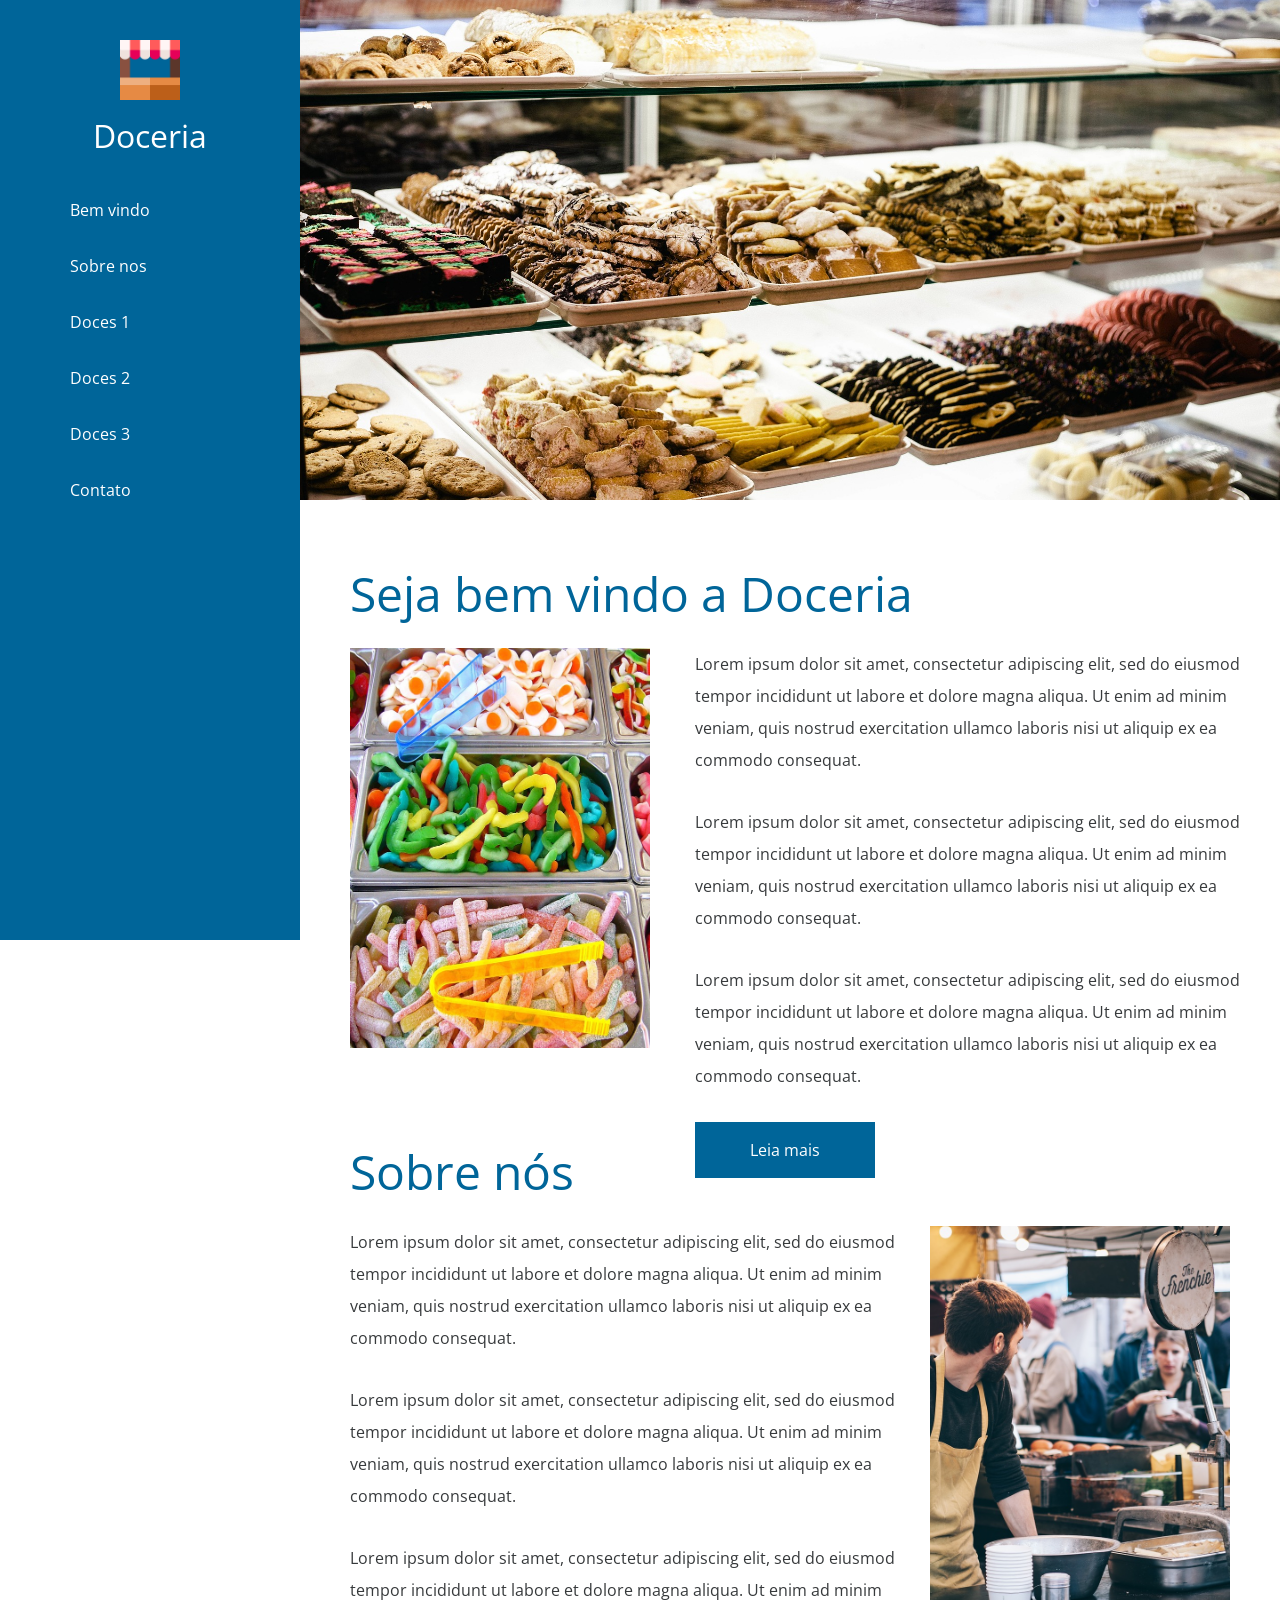
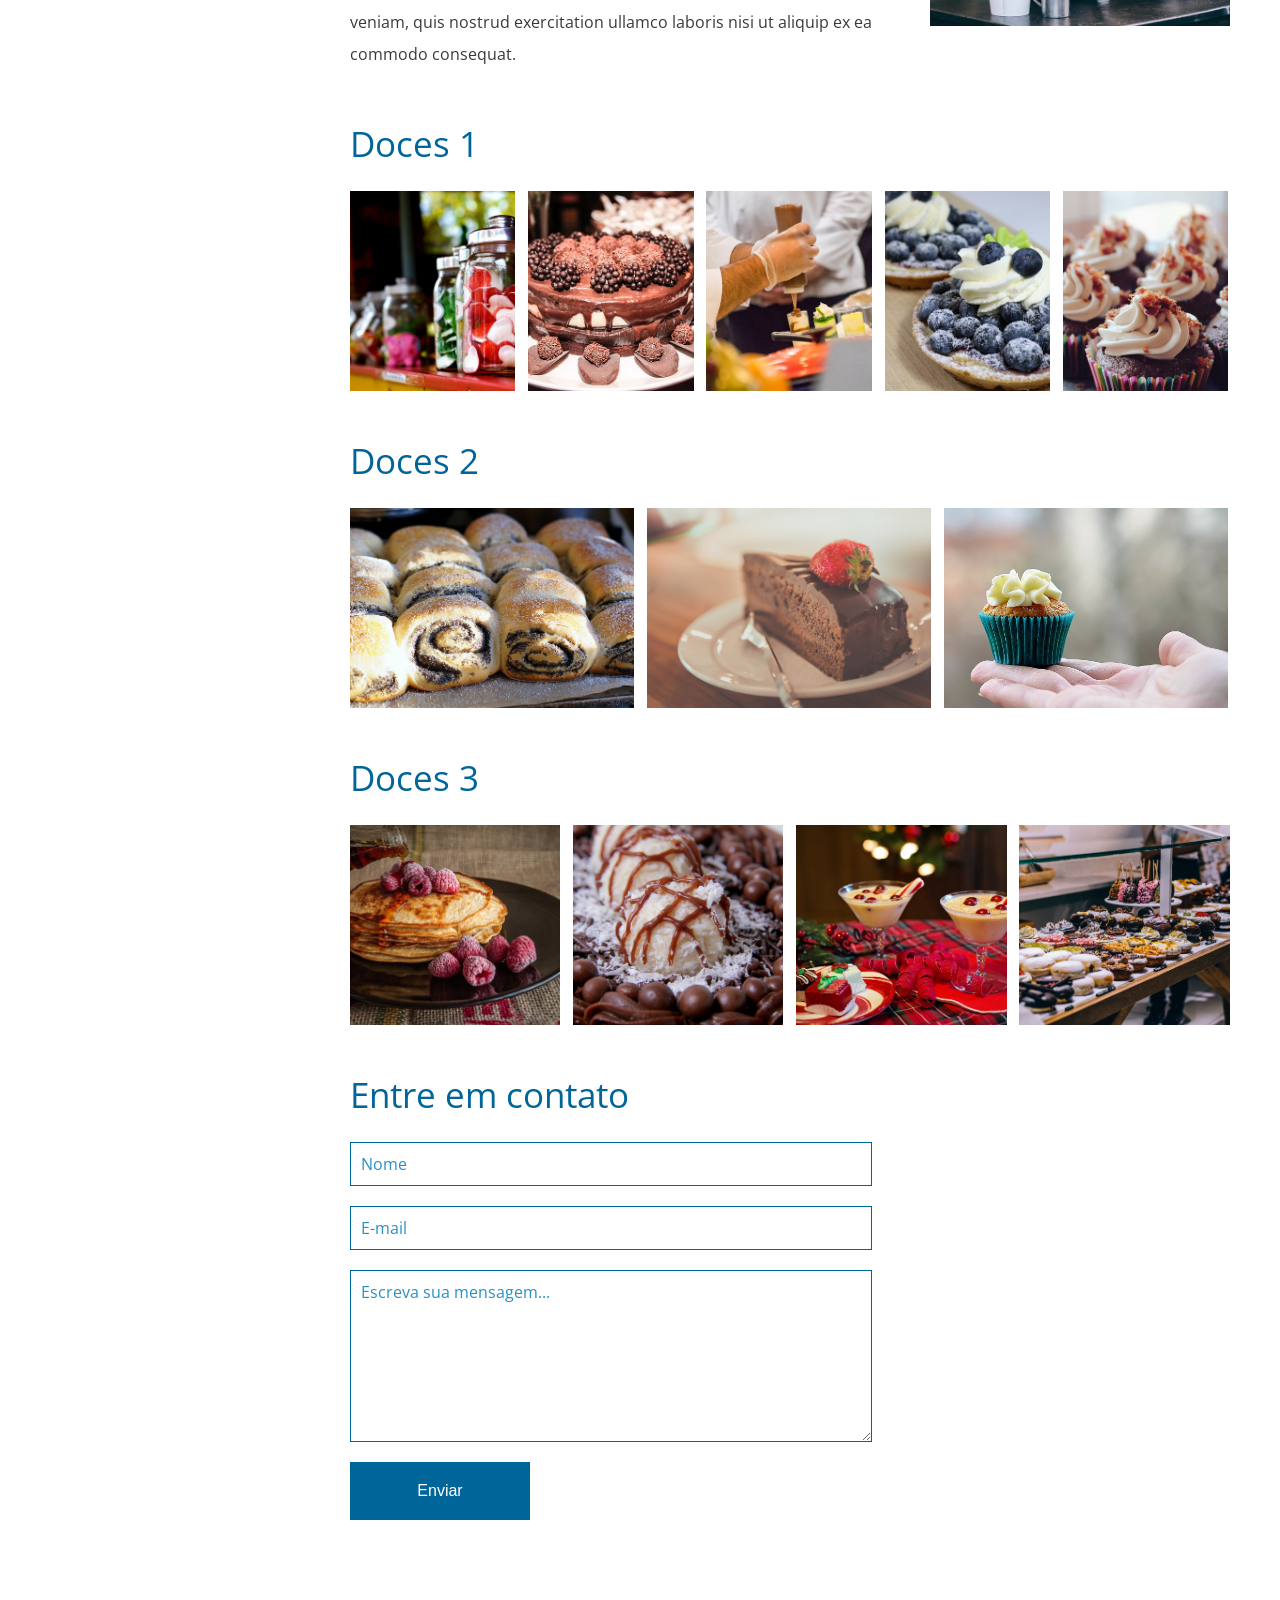
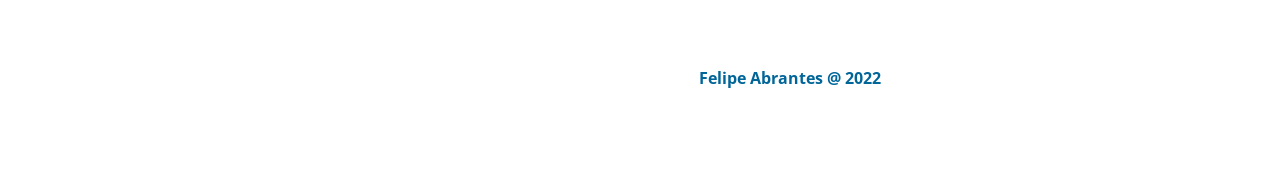
<file: projeto-doceria/index.html>
<!DOCTYPE html>
<html>
<head>
    <meta charset="utf-8">
    <title>Doceria Single Page</title>
    <!-- CSS -->
    <link rel="stylesheet" href="css/reset.css">
    <link rel="stylesheet" href="css/styles.css">
    <!-- FONTS -->
    <link rel="preconnect" href="https://fonts.googleapis.com">
    <link rel="preconnect" href="https://fonts.gstatic.com" crossorigin>
    <link href="https://fonts.googleapis.com/css2?family=Open+Sans:ital,wght@0,300;0,400;0,700;1,300;1,400;1,700&display=swap" rel="stylesheet">
</head>
<body>
    <div class="container">
        <div id="sidebar">
            <div class="sidebar-container">
                <img src="img/stand.png" alt="Logo Doceria" class="logo-doceria">
                <h1>Doceria</h1>
                <nav>
                    <ul>
                        <li><a href="#sessao-bemvindo">Bem vindo</a></li>
                        <li><a href="#sessao-sobre">Sobre nos</a></li>
                        <li><a href="#sessao-doces1">Doces 1</a></li>
                        <li><a href="#sessao-doces2">Doces 2</a></li>
                        <li><a href="#sessao-doces3">Doces 3</a></li>
                        <li><a href="#sessao-contato">Contato</a></li>
                    </ul>
                </nav>
            </div>
        </div>
        <div class="content">
            <main>
                <section id="sessao-bemvindo">
                    <div class="banner"></div>
                    <div class="sessao-bemvindo-content">
                        <h1>Seja bem vindo a Doceria</h1>
                        <div class="sessao-minibanner"></div>
                        <div class="sessao-descricao">
                            <p>
                                Lorem ipsum dolor sit amet, consectetur adipiscing elit, sed
                                do eiusmod tempor incididunt ut labore et dolore magna aliqua.
                                Ut enim ad minim veniam, quis nostrud exercitation ullamco
                                laboris nisi ut aliquip ex ea commodo consequat.
                            </p>
                            <p>
                                Lorem ipsum dolor sit amet, consectetur adipiscing elit, sed
                                do eiusmod tempor incididunt ut labore et dolore magna aliqua.
                                Ut enim ad minim veniam, quis nostrud exercitation ullamco
                                laboris nisi ut aliquip ex ea commodo consequat.
                            </p>
                            <p>
                                Lorem ipsum dolor sit amet, consectetur adipiscing elit, sed
                                do eiusmod tempor incididunt ut labore et dolore magna aliqua.
                                Ut enim ad minim veniam, quis nostrud exercitation ullamco
                                laboris nisi ut aliquip ex ea commodo consequat.
                            </p>
                            <a href="#" class="sessao-bemvindo-btn">Leia mais</a>
                        </div>
                    </div>
                </section>
                <section id="sessao-sobre">
                    <div class="sessao-content">
                        <h1>Sobre nós</h1>
                        <div class="sessao-minibanner"></div>
                        <div class="sessao-descricao">
                            <p>
                                Lorem ipsum dolor sit amet, consectetur adipiscing elit, sed
                                do eiusmod tempor incididunt ut labore et dolore magna aliqua.
                                Ut enim ad minim veniam, quis nostrud exercitation ullamco
                                laboris nisi ut aliquip ex ea commodo consequat.
                            </p>
                            <p>
                                Lorem ipsum dolor sit amet, consectetur adipiscing elit, sed
                                do eiusmod tempor incididunt ut labore et dolore magna aliqua.
                                Ut enim ad minim veniam, quis nostrud exercitation ullamco
                                laboris nisi ut aliquip ex ea commodo consequat.
                            </p>
                            <p>
                                Lorem ipsum dolor sit amet, consectetur adipiscing elit, sed
                                do eiusmod tempor incididunt ut labore et dolore magna aliqua.
                                Ut enim ad minim veniam, quis nostrud exercitation ullamco
                                laboris nisi ut aliquip ex ea commodo consequat.
                            </p>
                        </div>
                    </div>
                </section>
                <section id="sessao-doces1">
                    <h2>Doces 1</h2>
                    <div class="doces1-imgs banner-galeria" id="img1"></div>
                    <div class="doces1-imgs banner-galeria" id="img2"></div>
                    <div class="doces1-imgs banner-galeria" id="img3"></div>
                    <div class="doces1-imgs banner-galeria" id="img4"></div>
                    <div class="doces1-imgs banner-galeria" id="img5"></div>
                </section>
                <section id="sessao-doces2">
                    <h2>Doces 2</h2>
                    <div class="doces2-imgs banner-galeria" id="img6"></div>
                    <div class="doces2-imgs banner-galeria" id="img7"></div>
                    <div class="doces2-imgs banner-galeria" id="img8"></div>
                </section>
                <section id="sessao-doces3">
                    <h2>Doces 3</h2>
                    <div class="doces3-imgs banner-galeria" id="img9"></div>
                    <div class="doces3-imgs banner-galeria" id="img10"></div>
                    <div class="doces3-imgs banner-galeria" id="img11"></div>
                    <div class="doces3-imgs banner-galeria" id="img12"></div>
                </section>
                <section id="sessao-contato">
                    <h2>Entre em contato</h2>
                    <form id="form-contato">
                        <input type="text" name="name" placeholder="Nome">
                        <input type="email" name="email" placeholder="E-mail">
                        <textarea name="message" placeholder="Escreva sua mensagem..."></textarea>
                        <input type="submit" value="Enviar">
                    </form>
                </section>
                <footer>
                    <p>Felipe Abrantes @ 2022 </p>
                </footer>
            </main>
        </div>
    </div>
</body>
</html>
</file>
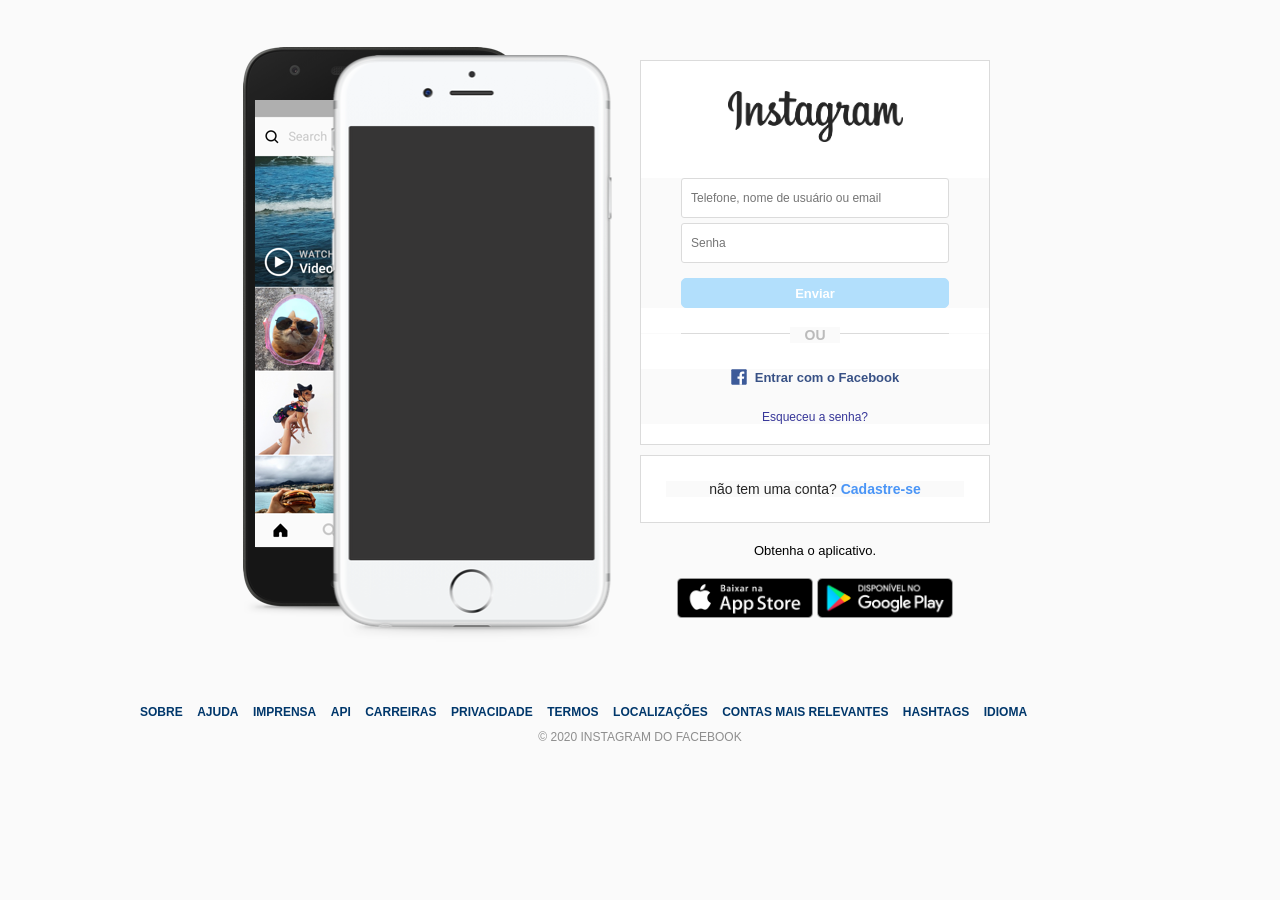
<file: projeto-instagram/index.html>
<!DOCTYPE html>
<html lang="pt-BR">
<head>
    <meta charset="UTF-8">
    <meta name="viewport" content="width=device-width, initial-scale=1.0, maximum-scale=1, user-scalable=no">
    <title>Instagram</title>
    <link rel="shortcut icon" href="img/favicon.png" type="image/x-icon">
    <link rel="stylesheet" href="css/styles.css">
</head>
<body>
    <main>
        <div id="main-container">
            <!-- BANNER LATERAL -->
            <div id="banner-container">
                <img src="img/imagem_cel_exterior.png" alt="Crie uma conta no Instagram">
            </div>
            <!-- FORMULÁRIO DE LOGIN -->
            <div id="form-container">
                <div id="form-box">
                    <!-- LOGO -->
                    <img src="img/logo_instagram.png" alt="Instagram" id="logo-insta">
                    <!-- FORM LOGIN -->
                    <form id="login-form">
                        <input type="text" name="username" placeholder="Telefone, nome de usuário ou email">
                        <input type="password" name="password" placeholder="Senha">
                        <input type="submit" value="Enviar">
                    </form>
                    <!-- SEPARADOR -->
                    <div class="separator">
                        <div class="line"></div>
                        <span>Ou</span>
                    </div>
                    <!-- LINKS ALTERNATIVOS -->
                    <div id="other-links">
                        <div id="facebook-login">
                            <a href="#">
                                <img src="img/logo_facebook.svg" alt="Facebook">
                                <span>Entrar com o Facebook</span>
                            </a>
                        </div>
                        <div id="forgot-pass">
                            <a href="#">Esqueceu a senha?</a>
                        </div>
                    </div>
                </div>
                <div id="register-container">
                    <p>não tem uma conta? <a href="#">Cadastre-se</a></p>
                </div>
                <div id="get-app-container">
                    <p>Obtenha o aplicativo.</p>
                    <a href="#">
                        <img src="img/botao_apple.png" alt="Apple Store">
                    </a>
                    <a href="#">
                        <img src="img/botao_google_play.png" alt="Google Play">
                    </a>
                </div>
            </div>
        </div>
    </main>
    <!-- RODAPÉ -->
    <footer>
        <nav>
            <ul id="footer-links">
                <li><a href="#">Sobre</a></li>
                <li><a href="#">Ajuda</a></li>
                <li><a href="#">Imprensa</a></li>
                <li><a href="#">API</a></li>
                <li><a href="#">Carreiras</a></li>
                <li><a href="#">Privacidade</a></li>
                <li><a href="#">Termos</a></li>
                <li><a href="#">Localizações</a></li>
                <li><a href="#">Contas mais relevantes</a></li>
                <li><a href="#">Hashtags</a></li>
                <li><a href="#">Idioma</a></li>
            </ul>
        </nav>
        <p id="copyright">&copy; 2020 Instagram do Facebook</p>
    </footer>
</body>
</html>
</file>
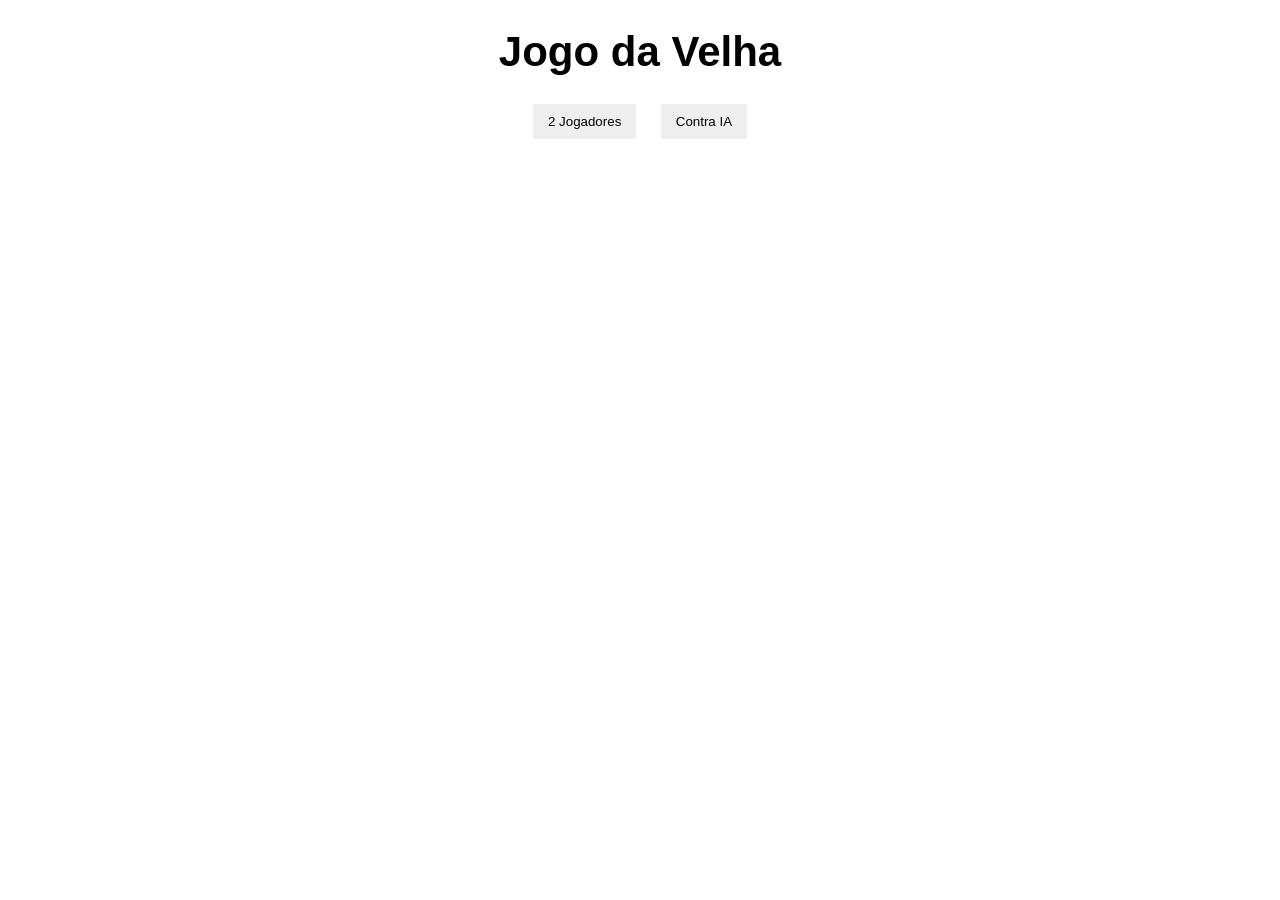
<file: Projeto-jogo-da-velha/index.html>
<!DOCTYPE html>
<html lang="pt-br">
<head>
    <meta charset="UTF-8">
    <title>Jogo da Velha</title>
    <link rel="stylesheet" href="css/styles.css">
</head>
<body>
    <h1>Jogo da Velha</h1>
    <div id="buttons-container">
        <button id="2-players">2 Jogadores</button>
        <button id="ai-player">Contra IA</button>
    </div>

    <div id="container" class="hide">
        <div class="box" id="block-1"></div>
        <div class="box" id="block-2"></div>
        <div class="box" id="block-3"></div>
        <div class="box" id="block-4"></div>
        <div class="box" id="block-5"></div>
        <div class="box" id="block-6"></div>
        <div class="box" id="block-7"></div>
        <div class="box" id="block-8"></div>
        <div class="box" id="block-9"></div>

        <div id="scoreboard-container">
            <h2>Placar:</h2>
            <span class="score-box">
                <span id="x-scoreboard">X</span>:
                <span id="scoreboard-1">0</span>
            </span>
            <span class="score-box">
                <span id="o-scoreboard"></span>:
                <span id="scoreboard-2">0</span>
            </span>
        </div>
    </div>

    <div class="hide">
        <div class="x">X</div>
        <div class="o"></div>
    </div>

    <div id="message" class="hide">
        <p>asd</p>
    </div>
    <script src="js/scripts.js"></script>
</body>
</html>
</file>
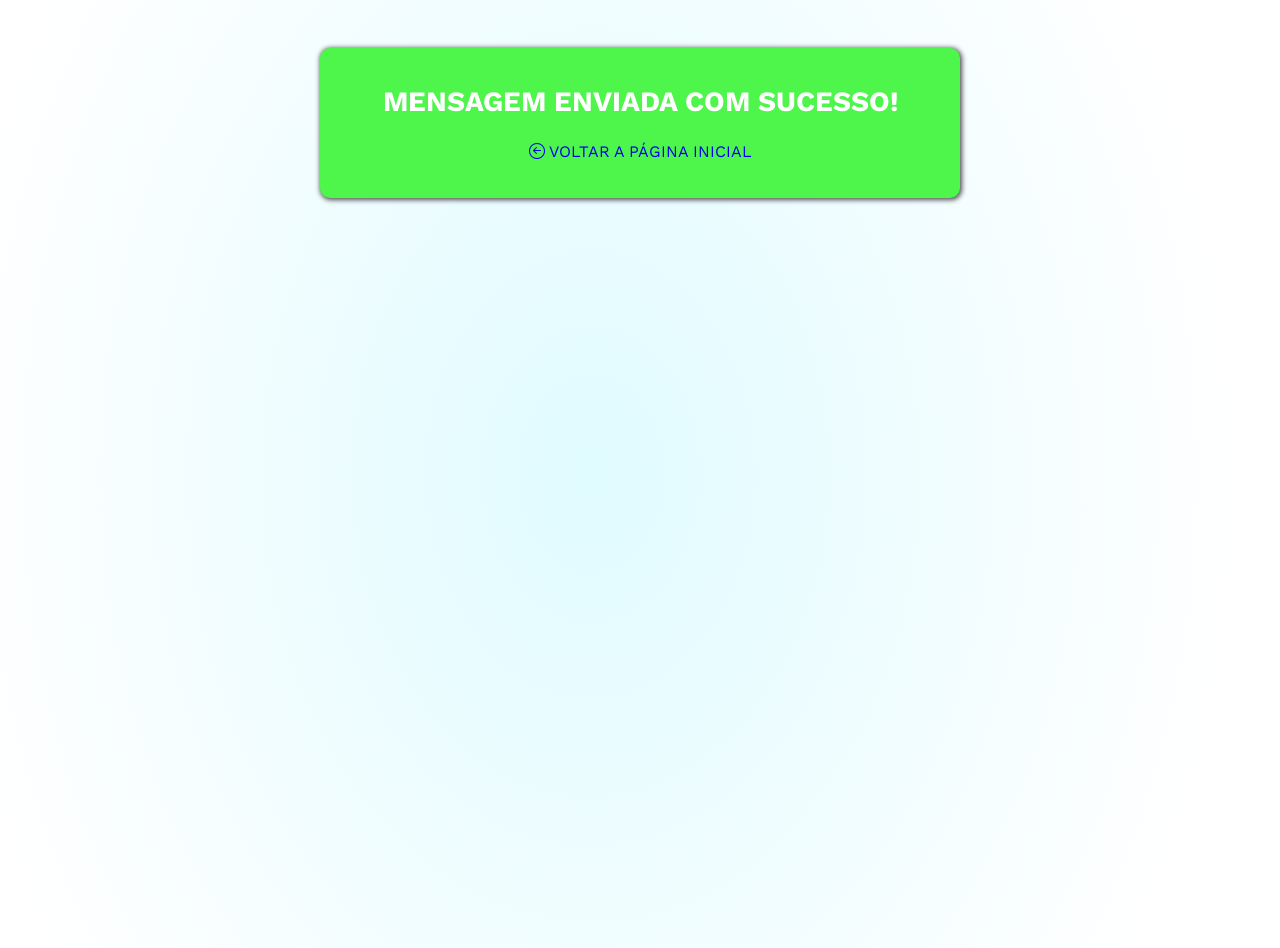
<file: mensagem-enviada.html>
<!DOCTYPE html>
<html lang="pt-br">
  <head>
    <meta charset="UTF-8" />
    <meta http-equiv="X-UA-Compatible" content="IE=edge" />
    <meta name="viewport" content="width=device-width, initial-scale=1.0" />
    <title>Felipe Abrantes - Front-End Developer</title>
    <!-- Estilo -->
    <link rel="stylesheet" href="css/styles.css" />
    <link rel="stylesheet" href="css/style-mensagem-enviada.css">
    <link rel="shortcut icon" href="img/favicon.ico" type="image/x-icon" />
    <!-- Google Fonts -->
    <link rel="preconnect" href="https://fonts.googleapis.com" />
    <link rel="preconnect" href="https://fonts.gstatic.com" crossorigin />
    <link
      href="https://fonts.googleapis.com/css2?family=Lato:ital,wght@0,100;0,300;0,400;0,700;0,900;1,100;1,300;1,400;1,700;1,900&family=Roboto:wght@300&family=Share+Tech+Mono&family=Space+Mono:ital,wght@0,400;0,700;1,400;1,700&display=swap"
      rel="stylesheet"
    />

    <link rel="preconnect" href="https://fonts.googleapis.com" />
    <link rel="preconnect" href="https://fonts.gstatic.com" crossorigin />
    <link
      href="https://fonts.googleapis.com/css2?family=Lato:ital,wght@0,100;0,300;0,400;0,700;0,900;1,100;1,300;1,400;1,700;1,900&family=Roboto:wght@300&family=Share+Tech+Mono&family=Space+Mono:ital,wght@0,400;0,700;1,400;1,700&family=Work+Sans&display=swap"
      rel="stylesheet"
    />
    <!-- Icones Bootsrap -->
    <link
      rel="stylesheet"
      href="https://cdn.jsdelivr.net/npm/bootstrap-icons@1.9.1/font/bootstrap-icons.css"
    />
    <!-- Icones Google -->
  </head>
  <body>
    <main id="principal">
        <div id="box-main">
            <h3>Mensagem enviada com sucesso!</h3>
            <a href="index.html"><i class="bi bi-arrow-left-circle"></i> Voltar a página inicial</a>
        </div>
    </main>
  </body>
</html>
</file>
<file: css/styles.css>
/* Geral */
*{
  padding: 0;
  margin: 0;
  box-sizing: border-box;
}

html{
  scroll-behavior: smooth;
}

a{
  text-decoration: none;
}
body{
  background: radial-gradient(50% 91.32% at 46.18% 50%, #E0FBFF 0%, #FFFFFF 100%);
  font-family: 'Work Sans', sans-serif;
  min-height: 100vh;
}

h3{
  text-transform: uppercase;
  text-align: center;
  font-size: 1.75rem;
  margin-bottom: 1.5rem;
}

/*Icones social media cabeçalho*/
.icons-social-media.social-cabecalho {
  font-size: 28px;
  display: flex;
  justify-content: flex-end;
  gap: 1rem;
  margin-top: 1rem;
  padding-right: 1rem;
}

.icons-social-media a {
  color: #000;
  transition: 0.5s;
}


.icons-social-media-cabecalho a:hover{
  color: #062e70;
}

/* Cabeçalho */
#header {
  text-align: center;
  text-transform: uppercase;
  font-family: 'Share Tech Mono', monospace;
  margin-top: 3rem;
  line-height: 2rem;
}

#header p {
  font-size: 1.5rem;
}

/* Imagem */
#container-img {
  margin-top: 3rem;
}

#text {
  position: relative;
  margin-top: 10px;
  margin-left: 180px;
  padding: 10px;
  border-radius: 15px;
  width: 200%;
  text-transform: uppercase;
  background-color:#000;
  color: #FFF;
  opacity: .7;
}

#text::before {
  content: '';
  position: absolute;
  width: 0;
  height: 0;
  border-top: 10px solid transparent;
  border-bottom: 10px solid transparent;
  border-right: 20px solid #000;
  left: -10px;

}

.foto{
  position: relative;
  width: 175px;
  height: 175px;
  margin: 0 auto;
  background-image: url(../img/felipe.jpg);
  background-size: cover;
  background-position: center;
  border-radius: 6rem;
  box-shadow: 0px 4px 4px rgba(0, 0, 0, 0.25);
}

/* Icones */
#principal {
  margin-top: 3rem;
}

.container {
  display: flex;
  flex-wrap: wrap;
  justify-content: center;
}

.icon-botao {
  display: flex;
  flex-direction: column;
  align-items: center;
  margin: 20px
}

.icon-botao i {
  font-size: 70px;
}

.btn {
  background-color: #0162F2;
  width: 200px;
  padding: 10px;
  margin-top: 1rem;
  margin: 2px;
  color: #FFF;
  text-align: center;
  border-radius: 45px;
  transition: 0.5s;
}

.btn:hover{
  background-color: #FFF;
  box-sizing: border-box;
  outline: 1px solid #0162F2;
  color: #0162F2;
  font-weight: bold;
}

/* Seção projetos */
#projetos {
  padding: 2rem;
  position: relative;
  overflow: hidden;
}

.projetos-container {
  padding: 1rem;
  position: relative;
}

.projetos-container .btns {
  position: absolute;
  width: 4rem;
  height: 4rem;
  top: 110px;
  background-color: #062e70;
  border-radius: 50%;
  display: flex;
  align-items: center;
  justify-content: center;
  border: none;
  z-index: 999;
  cursor: pointer;
  transition: .5s;
}

.projetos-container .btns.swiper-button-disabled {
  opacity: 0;
}

.btns.btn-prev{
  left: 0;
  transform: rotate(180deg);
}

.btns.btn-next{
  right: 0;
}

.btns:hover {
  background-color: #70afe4;
}

.thumb {
  margin: 10px;
  width: 350px;
  height: 230px;
  border-radius: 1.25rem;
  box-shadow: 1px 1px 10px #777;
}

.title-projetos {
  color: #000;
}

.swiper-wrapper {
  display: flex;
}

div.swiper-slide {
  display: flex;
}

figcaption {
  margin: 0 auto;
  width: 80%;
  text-align: center;
  padding: 10px;
  margin-bottom: 15px;
  background-color: #5b37de;
  color: rgb(255, 255, 255);
  border-top-left-radius: 50%;
  border-bottom-right-radius: 50%;
  transition: .5s;
}

figcaption:hover {
  color:rgb(189, 189, 189);
}

.l2{
  top: 562px;
}

#projeto-1 {
  left: 175px;
}

#projeto-2 {
  left: 545px;
}

.nome-projeto p {
  text-align: center;
  color: #FFF;
  margin-top: 10px;
  font-weight: bold;
}

/* Competencias */
#competencias {
  padding: 2rem;
}

table{
  width: 70%;
  border-radius: 10px;
  margin: 0 auto;
  padding: 5px;
  background-color: rgba(110, 7, 243, .85);
}

th {
  font-size: 1.25rem;
  color: #FFF;
  text-transform: uppercase;
}

.legendas {
  width: 50%;
  display: flex;
  justify-content: flex-end;
  margin-right: 2rem;
  gap: 1rem;
  font-weight: bold;
  color: #d4d4d4;
  text-transform: uppercase;
}

abbr {
  text-decoration: none;
}

.legenda {
  display: flex;
  justify-content: flex-end;
}

#ult {
  margin-right: 48px;
}

tr {
  display: flex;
  justify-content: space-between;
  align-items: center;
  border-bottom: 1px solid #FFF;
}

td{
  margin-top: 2px;
}

td.tech {
  background-color: #FFF;
  padding: 5px;
  border-radius: 25px;
}

.bi-check-circle-fill, .bi-circle-fill {
  font-size: 1.875rem;
  color: #14F201;
}

.bi-circle-fill {
  color: #FFF;
}

td.circle{
  width: 50%;
  margin-right: 3rem;
  display: flex;
  gap: 2rem;
  justify-content: flex-end;
}

.download {
  margin: 0 auto;
  margin-top: 1rem;
  width: 70%;
  display: flex;
  justify-content: flex-end;
}

.download-curriculo {
  border:none;
  border-radius: 5px;
  font-weight: bold;
  cursor: pointer;
}

.download-curriculo i{
  font-size: 1rem;
}

/* Sobre */

#sobre {
  background-color: #6E07F3;
  color: #FFF;
  padding: 2rem;
}

.sobre-container {
  display: flex;
  align-items: baseline;
  gap: 3rem;  
}
.texto-sobre {
  
  flex-grow: 1;
  flex-basis: 500px;
  font-weight: 900;
  padding: 2rem;
  border-radius: 2.75rem;
  background-color: #FFF;
  color: #000;
}

.texto-sobre h4 {
  text-align: center;
  font-size: 1.5rem;
  margin-bottom: 1rem;
  box-sizing: border-box;
}

 .texto-sobre i {
  font-size: 2rem;
}

.texto-sobre p {
  text-align: justify;
  line-height: 25px;
  text-indent: 40px;
  
}

/* Link topo */

#link-topo i{
  text-decoration: none;
  color: rgba(8, 1, 42, 0.404);
  font-size: 3.8rem;
  transition: .5s;
  position: fixed;
  right: 10px;
  bottom: 20px;
  z-index: 1500000;
}

#link-topo i:hover{
  color: rgb(70, 70, 72);
}

/*Contato*/
.footer-container {
  margin-top: 3rem;
}

.contato-form {
  width: 100%;
  margin: 0 auto;
  padding: 2rem;
  text-align: center;
}

form {
  display: flex;
  flex-direction: column;
  align-items: center;
  gap: 1rem;
}

.contato-form input, textarea {
  width: 50%;
  height: 60px;
  border: none;
  border-bottom: 1px solid #062e70;
  padding: 0 10px 0 10px;
  font-size: 1rem;
}

.contato-form textarea {
  padding-top: 10px;
  height: 180px;
}

input.btn.btn-form{
  width: 200px;
  height: auto;
  padding: 10px;
  left: 0;
  margin-bottom: 2rem;
  border-bottom: none;
  cursor: pointer;
}

.icons-social-media {
  font-size: 2rem;
  text-align: center;
}

.icons-social-media a{
  color: #000;
}

.icons-social-media a:hover{
  color: #6E07F3;
}

/*Copyright*/
.copyright {
  margin-top: 1.5rem;
  padding: 5px 0 5px 0 ;
  background-color: #6E07F3;
  color: #FFF;
  text-align: center;
}

/* RESPONSIVO */

 @media screen and (max-width: 900px) {
  .sobre-container {
    flex-wrap: wrap;
  }

  .swiper-pagination.swiper-pagination-clickable.swiper-pagination-bullets.swiper-pagination-horizontal {
    bottom: 0;
  }

  button.btns.btns.btn-next, button.btns.btns.btn-prev{
    display: none;
  }

  .btns img{
    display: none;
  }
}

@media screen and (max-width: 780px) {
  * {
    margin: auto 0;
  }

  .icons-social-media.social-cabecalho {
    margin: auto 0;
    font-size: 2rem;
    justify-content: center;
    padding: 3%;
  }

  .text-header {
    font-size: 1.3rem;
  }

  .text-header h1{
    margin-bottom: 20px;
  }

  #header p{ 
    font-size: 1.6rem;
  }

  #text {
    display: none;
  }

  .foto {
    height: 200px;
    width: 200px;
    border-radius: 50%;
  }

  .container {
    flex-direction: column;
  }

  button.btns.btns.btn-next, button.btns.btns.btn-prev{
    display: none;
  }

  .btns img{
    display: none;
  }

  .icon-botao i {
    display: none;
  }

  .btn {
    width: 60%;
    height: 55px;
    line-height: 35px;
    text-align: center;
    font-size: 1.8rem;
    margin-bottom: 1rem;
  }

  .title-projetos h3 {
    font-size: 2rem;
  }

  #projetos {
    padding-bottom: 0;
  }

  .projetos-container img {
    width: 350px;
    height: 230px;
  }

  .swiper-pagination.swiper-pagination-clickable.swiper-pagination-bullets.swiper-pagination-horizontal {
    bottom: 0;
  }

  .title-competencias {
    width: 100%;
    margin: 0 auto;
  }

  .tabela-competencias {
    width: 100%;
    margin: 0 auto;
  }

  .download-curriculo {
    height:auto;
    font-size: 15px;
  }

  .download a {
    display: flex;
    justify-content: flex-end;
  }  

  .texto-sobre {
    width: 90%;
  }

  .contato-form {
    width: 100%;
  }

  .contato-form input, textarea {
    width: 90%;
    box-sizing: border-box;
  }

}

@media screen and (max-width: 720px) {
  .download-curriculo {
    height: auto;
  }

  .download a {
    display: flex;
    justify-content: flex-end;
  }  

  button.btns.btns.btn-next, button.btns.btns.btn-prev{
    display: none;
  }

  .btns img{
    display: none;
  }
  
  .swiper-pagination.swiper-pagination-clickable.swiper-pagination-bullets.swiper-pagination-horizontal {
    bottom: 0;
  }

  #text {
    display: none;
  }
  
}

@media screen and (max-width: 576px) {
  html, body{
    overflow-x: hidden;
  }

  .text-header h1 {
    line-height: 3rem;
  }

  #projetos {
    padding: 0;
  }

  .projetos-container {
    padding: 0;
  }

  .swiper-slide.swiper-slide-active {
    display: flex;
    justify-content: center;
  }

  .swiper-pagination.swiper-pagination-clickable.swiper-pagination-bullets.swiper-pagination-horizontal {
    bottom: 0;
  }

  img.thumb{
    margin: 0;
  }

  .btn {
    font-size: 1.5rem;
  }

  button.btns.btns.btn-next, button.btns.btns.btn-prev{
    display: none;
  }

  .btns img{
    display: none;
  }

  .swiper-pagination {
    bottom: auto;
  }

  table {
    display: none;
  }

  .download-curriculo {
    margin: 0 auto;
    height: 75px;
    font-size: 1.2rem;
    width: 100%;
  }

  .download {
    justify-content: center;
  }

  .title-competencias h3 {
    margin: 0 5px;
  }

  #sobre{
    padding: 0;
    padding-bottom: 5px;
  }

  .title-sobre{
    padding-top: 5px;
  }

  .sobre-container {
    margin: 10px;
  }
}

@media screen and (max-width: 350px) {
  .btn {
    font-size: 1.1rem;
  }

  #projetos {
    padding: 0;
  }

  img.thumb{
    margin: 0;
  }

  .swiper-slide.swiper-slide-active {
    display: flex;
    justify-content: center;
  }

  .swiper-pagination.swiper-pagination-clickable.swiper-pagination-bullets.swiper-pagination-horizontal {
    bottom: 0;
  }

  .btns img{
    display: none;
  }

  #sobre{
    padding: 0;
  }

  .title-sobre{
    margin-top: 5px;
  }

  .texto-sobre h4 {
    font-size: 1.1rem;
  }

  .texto-sobre p {
    font-size: 0.9rem;
  }
}
</file>
<file: projeto-advocacia/css/styles.css>
/* Geral */
/* * o asterisco serve para selecionar todos elementos HTML*/
:root {
  --main-color: #d92123; /* Criando variável dentro do css */
  --primary-text-color: #FFF;
  --secondary-text-color: #191919;
  --secondary-color: #868686;
  --tertiary-color: #eff3f4;
  --secondary-bg-color: #5c1011;
}
* {
  font-family: Lato;
  padding: 0;
  margin: 0;
  box-sizing: border-box;/*Para elementos se limitarem dentro do elemento pai*/
}

a {
  text-decoration: none;
}

img {
  width: 100%; /*Terá o tamanho do elemento pai*/
}

input[type="submit"] {
  cursor: pointer;
}

i {
  background-color: var(--main-color); /*Utilizando a variavel*/
  color: var(--primary-text-color);
  font-size: 2.5rem; /*rem é uma unidade de medida baseado no elemento root do HTML, por padrão o HTML é 16px então 2,5x16 */
  padding: 2rem;
}

/* Cabeçalho e Banner */
#header {
  min-height: 90vh; /* vh é uma outra unidade de medida ele é referente a altura da tela, ou seja, o banner vai ter 90% da largura da tela */
  background-image: url("../img/main_banner4.png");
  background-size: cover; /* cover faz com que o tamanho da imagem seja otimizado para a area que se tem a disposição dela */
  background-position: center;
  color: var(--primary-text-color);
  margin-bottom: 2rem;
  position: relative;/* Ele é relativo pois irá conter elementos dentro dele com a posição absoluta, então ele é a area que vai controlar a posição do elemento absoluto */
}

#inner-header {
  display: flex;/* Faz com que ative o recurso de flex-box podendo posicionar os elementos de uma forma mais simples */
  justify-content: space-between;
  align-items: center;
}

#brand {
  background-color: var(--main-color);
  padding: 1rem;
}

#navbar {
  display: flex;
  gap: 4rem; /* Faz com que os elementos do menu se espaçe igualmente em 2rem */
  text-transform: uppercase;
  margin-right: 2rem;
}

#navbar a {
  color: var(--primary-text-color);
  font-weight: bold;
}

.banner.active{
  opacity: 1;
}

.banner {
  max-width: 50%; /* Faz com que o texto não passe da metade da tela */
  padding: 4rem;
  opacity: 0; /* Faz com que o banner desapareça */
  position: absolute; /* Faz com que ele siga seu proprio fluxo */
  transition: 0.6s;
}

.banner h2 {
  font-size: 4rem;
  margin-bottom: 1.2rem;
  position: relative;
  z-index: 2;
}

.banner p {
  font-size: 1.5rem;
}

.square {
  display: block; /*Por padrão o spam é um elemento inline então isso faz com que ele se torne um elemento de bloco*/
  width: 150px;
  height: 150px;
  background-color: var(--main-color);
  position: absolute;
  z-index: 1; /* quem tem o maior z-index fica na frente do outro */
  left: 20px;
  top: 40px;
}

.dots {
  display: flex;
  gap: 2rem;
  position: absolute;
  bottom: 3rem;
  left: 3rem;
}

.dot {
  width: 20px;
  height: 20px;
  background-color: var(--secondary-color);
}

.dot.active{
  background-color: var(--main-color);
}

/* Áreas de atuação */
.text-image-section {
  display: flex;
  flex-wrap: wrap; /* Se a largura exceder o limite da tela uma passa para debaixo da outra */
  gap: 2rem;
}

.text-container {
  flex: 2 1 0;
  display: flex;
  gap: 2rem;
  flex-direction: column;
  justify-content: center;
  text-align: right;
}

.section-subtitle {
  text-transform: uppercase;
  font-weight: bold;
  color: var(--main-color);
}

.section-title {
  color: var(--secondary-text-color);
  font-size: 2rem;
}

.btn {
  padding: 1.2rem 1.8rem;
  text-transform: uppercase;
  font-size: 1.4rem;
  font-weight: bold;
  background-color: var(--main-color);
  color: var(--primary-text-color);
  align-self: end;
}

.image-container {
  flex: 1 1 300px;
  position: relative;
}

.image-container i {
  position: absolute;
}

#other-services {
  width: 100%;
  display: flex;
  gap: 2rem;
  padding: 2rem;
}

.service {
  position: relative;
}

.service i{
  position: absolute;
  left: 0;
  top: 0;
  padding: 1rem;
  font-size: 1.5rem;
}

.service-info {
  background-color: var(--tertiary-color);
  padding: 2rem 1.4rem;
  min-height: 250px;
  margin-top: -3;
  z-index: 2;
  position: relative;
}

.service h4 {
  font-size: 1.8rem;
  margin-bottom: 1rem;
  text-transform: uppercase;
}

/* Sobre nós */
#about{
  display: flex;
  flex-wrap: wrap;
  align-items: center;
  gap: 2rem;
}

#about-text {
  background-image: url("../img/pattern.png"); 
  background-size: cover;
  background-position: center;
  color: var(--primary-text-color);
  flex: 1 1 0;
  display: flex;
  flex-direction: column;
  justify-content: center;
  gap:2rem;
  padding: 4rem 3rem;
}

#about-text .section-subtitle,
#about-text .section-title {
  color: var(--primary-text-color);
}

#about-text i {
  background-color: transparent;
}

.about-description {
  display: flex;
  align-items: center;
}

.about-description h4 {
  font-size: 1.4rem;
  margin-bottom: 1rem;
}

#about-data {
  flex: 1 1 0;
  display: flex;
  flex-wrap: wrap;
  padding: 2rem;
}

#about-data .data {
  width: 50%;
  display: flex;
  flex-direction: column;
  align-items: center;
  justify-content: center;
  padding: 2rem;
  margin-top: -1px;
  margin-left: -1px;
}

#about-data .data:first-child {
  border-bottom: 1px solid var(--secondary-text-color);
  border-right: 1px solid var(--secondary-text-color);
}

#about-data .data:last-child {
  border-top: 1px solid var(--secondary-text-color);
  border-left: 1px solid var(--secondary-text-color);
}

#about-data .data i {
  background-color: transparent;
  color: var(--main-color);
  font-size: 4rem;
  padding: 0;
}

.data .number {
  font-size: 4rem;
  font-weight: 900;
}

.data .text {
  text-transform: uppercase;
}

/* Depoimentos */
#testimonials {
  display: flex;
  align-items: center;
}

#testimonial-information {
  padding: 3rem;
}

.author {
  display: flex;
  justify-content: end;
  align-items: center;
  gap: 1rem;
}

.author .author-name {
  color: var(--main-color);
  text-transform: uppercase;
  font-size: 1.3rem;
  font-weight: bold;
  margin-bottom: 1rem;
}

.author .author-job {
  color: var(--secondary-text-color);
}

.author img {
  width: 100px;
  height: 100px;
}

/* Colaboradores */
#team {
  position: relative;
  margin-bottom: 2rem;
}

#team h2 {
  font-size: 3rem;
  text-align: center;
  max-width: 1000px;
  margin: 0 auto;
  position: relative;
  z-index: 2;
}

#team h2 span{
  color: var(--main-color);
}

#team .square{
  background-color: var(--tertiary-color);
  width: 100px;
  height: 100px;
  left: 50%;
  margin-left: -50px;
  top: -25px;
}

.employees{
  display: flex;
  gap: 2rem;
  padding: 2rem;
  text-align: center;
}

.employee-name {
  color: var(--main-color);
  text-transform: uppercase;
  font-size: 1.2rem;
  font-weight: bold;
  margin: 0.5rem 0;
}

/* Contato */
#contact {
  background-color: var(--main-color);
  gap: 0;
  padding-bottom: 5rem;
}

#contact-information {
  position: relative;
  text-align: left;
  padding: 3rem;
  flex: 1 1 0;
}

#contact-information .section-subtitle {
  color: var(--primary-text-color);
}

#contact-information i {
  position: absolute;
  top: 0;
  left: 0;
  background-color: var(--primary-text-color);
  color: var(--main-color);
}

#contact-information form{
  display: flex;
  flex-direction: column;
  gap: 1rem;
}

#contact-information .form-control {
  display: flex;
  gap: 1rem;
}

#contact-information input,
#contact-information textarea {
  flex: 0.5;
  padding: 1rem;
  border: none;
}

#contact-information .btn {
  align-self: start;
  border: 2px solid var(--primary-text-color);
  font-size: 1.2rem;
  transition: 0.4s;
}

#contact-information .btn:hover {
  background-color: var(--primary-text-color);
  color: var(--main-color);
}

/* Rodapé */
#footer {
  color: var(--primary-text-color);
  background-color: var(--secondary-bg-color);
  display: flex;
  justify-content: space-around;
  padding: 3rem 3rem 5rem;
}

#footer i {
  font-size: 1rem;
  padding: 0.3rem;
}

#footer a {
  color: var(--primary-text-color);
}

.contact-info,
.links-container {
  width: 20%;
}

.footer-brand {
  margin-bottom: 2rem;
}

.footer-brand h2 {
  background-color: var(--main-color);
  margin-bottom: 0.5rem;
  padding: 1rem;
}

.contact-info p {
  margin-bottom: 1rem;
}

.contact-info p i {
  background-color: transparent;
  padding: 0;
  color: var(--main-color);
}

.social-networks p {
  margin-bottom: 1rem;
}

.networks {
  margin-top: 2rem;
  display: flex;
  gap: 1rem;
}

#footer .networks i {
  padding: 1rem;
}

.links-container h4 {
  text-transform: uppercase;
  margin-bottom: 3rem;
}

.links-container nav {
  display: flex;
  flex-direction: column;
}

.links-container nav a {
  padding-bottom: 1rem;
  margin-bottom: 1rem;
  border-bottom: 1px solid var(--secondary-color);
}

.phone-number {
  display: flex;
  border: 1px solid var(--main-color);
}

.phone-number {
  display: flex;
  border: 1px solid var(--main-color);
  gap: 1rem;
  align-items: center;
  margin-bottom: 1rem;
}

.phone-info {
  color: var(--secondary-color);
}

/* Mobile navbar */
#menu, #close-menu  {
  font-size: 2rem;
  padding: 1rem;
  display: none;
}

#close-menu {
  position: absolute;
  top: 0;
  right: 0;
  display: none;
}

#mobile-navbar {
  position: fixed;
  top: 0;
  left: 100%;
  height: 100%;
  width: 100%;
  background-color: rgba(0, 0, 0, 0.95);
  display: flex;
  flex-direction: column;
  padding: 4rem 2rem;
  transition: 0.4s;
  z-index: 5;
}

#mobile-navbar.menu-active {
  left: 0;
}

#mobile-navbar a {
  color: var(--primary-text-color);
  font-size: 2rem;
  text-align: center;
  margin-bottom: 1rem;
  padding-bottom: 1rem;
  border-bottom: 1px solid var(--main-color);
}

/* Responsivo */
/* Significa que as regras que estão aqui irão funcionar para dispositivos com a tela abaixo de 450px */

@media (max-width: 450px){
 /* Geral */
 body {
  overflow-x: hidden; /*Tudo que passar da tela não será contabilizado*/
 }

 i {
  padding: 1.5rem;
  font-size: 2rem;
 }

 /* Navbar */
 #navbar {
  display: none;
 }

 #menu,
 #close-menu {
  display: block;
 }

 .banner {
  max-width: 100%;
  padding: 4rem 2rem;
 }

 .banner h2 {
  font-size: 3rem;
 }

 .banner p {
  font-size: 1rem;
 }

 /* Áreas de atuação */
 .btn {
  align-self: initial;
 }

 .image-container {
  flex: 1 1 100%;
 }

 #other-services {
  flex-wrap: wrap;
 }

 /* Sobre nós */
 #about {
  gap: 0;
 }

 #about-text,
 #about-data {
  flex: 1 1 100%;
 }

 .about-description {
  gap: 1rem;
 }

 .about-description i {
  padding: 0;
  min-width: 40px;
 }

 #about #about-data .data {
  width: 100%;
  border: none;
  border-bottom: 1px solid var(--secondary-text-color);
 }

 /* Depoimentos */
 .text-container {
  text-align: center;
  padding: 2rem;
 }

 /* Colaboradores */
 #team {
  margin-top: 2rem;
 }

 #team h2 {
  font-size: 2.5rem;
 }

 .employees {
  flex-wrap: wrap;
 }

 /* Contato */
 #contact {
  padding-bottom: 0;
 }

 #contact-information {
  padding: 7rem 1rem;
 }

 #contact-information .form-control {
  flex-direction: column;
 }

 #contact-information .btn {
  align-self: auto;
 }

 /* Rodapé */
 #footer {
  flex-wrap: wrap;
 }

 #footer i {
  font-size: 2rem;
  padding: 1rem;
 }

 .footer-brand {
  text-align: center;
 }

.networks {
  margin-bottom: 3rem;
}

.links-container {
  margin-bottom: 1rem;
}

.links-container h4 {
  margin-bottom: 1.5rem;
}

 .contact-info,
 .links-container {
  width: 100%;
 }

}
</file>
<file: projeto-decoracao/css/styles.css>
:root {
    --primary: #eb1ccc;
    --secondary: #95989a;
    --text-color: #fff;
    --text-secondary: #000;
    --text-tertiary: #5d5d5d;
}

* {
    font-family: "Montserrat";
    margin: 0;
    padding: 0;
    box-sizing: border-box;
}

/*  EVENT FORM */
#event-description {
    background: linear-gradient(rgba(0,0,0,0.8), rgba(0,0,0,0.8)), 
    url("../img/hrz-5.jpg");
    background-position: center;
    background-size: cover;
    height: 85vh;
    display: flex;
    justify-content: space-around;
    align-items: center;
    color: var(--text-color);
}

#disclaimer h2,
#disclaimer .event-date {
    color: var(--primary);
}

#disclaimer h2 {
    font-size: 3em;
    margin-bottom: 1em;
}

#disclaimer .about-event {
    font-size: 2em;
    text-transform: uppercase;
    max-width: 350px;
    font-weight: bold;
    margin-bottom: 1em;
}

#disclaimer p {
    font-size: 1.2em;
    margin-bottom: .3em;
}

#disclaimer .event-date {
    font-weight: bold;
}

#subscription-form {
    background-color: var(--secondary);
    padding: 2em;
    max-width: 22%;
}

#subscription-form p {
    font-size: 1.5em;
    color: var(--text-secondary);
    margin-bottom: 1em;
}

.form-group {
    display: flex;
    flex-direction: column;
    margin-bottom: 0.8em;
}

.form-group label {
    color: var(--text-tertiary);
    margin-bottom: .3em;
    font-weight: bold;
}

.form-group input,
.form-group select {
    padding: 6px 8px;
    border-radius: 5px;
    border: none;
    outline: none;
}

.btn {
    background-color: var(--primary);
    color: var(--text-color);
    text-transform: uppercase;
    width: 100%;
    border: none;
    padding: 12px;
    cursor: pointer;
    opacity: 0.8;
}

.btn:hover {
    opacity: 1;
}

/* BENEFITS SECTION */
#key-benefits h2 {
    background-color: var(--secondary);
    text-align: center;
    padding: 2em;
    font-weight: 500;
}

.benefits {
    display: flex;
    justify-content: space-around;
    padding: 4em;
    width: 80%;
    margin: 0 auto;
}

.benefit {
    text-align: center;
    display: flex;
    flex-direction: column;
    align-items: center;
    max-width: 20%;
    color: var(--text-tertiary);
}

.benefit .benefit-img {
    width: 250px;
    height: 250px;
    border-radius: 50%;
    background-size: cover;
    background-position: center;
    margin-bottom: 1em;
}

#benefit-1 {
    background-image: url("../img/sqr-1.jpg");
}

#benefit-2 {
    background-image: url("../img/sqr-2.jpg");
}

#benefit-3 {
    background-image: url("../img/sqr-3.jpg");
}

/* EVENT LOCATION */
#location {
    height: 400px;
    background: linear-gradient(rgba(0,0,0,0.8), rgba(0,0,0,0.8)),
    url("../img/hrz-1.jpg");
    background-position: center;
    background-size: cover;
    display: flex;
    align-items: center;
    justify-content: space-around;
    color: var(--text-color);
    margin-bottom: 3em;
}

#address,
#about-location {
    max-width: 30%;
}

#address {
    display: flex;
}

#address i {
    color: var(--primary);
    font-size: 4em;
    margin-right: 0.5em;
}

#address-details {
    text-align: center;
    font-size: 1.3em;
}

#about-location h3 {
    color: var(--primary);
    font-size: 2.5em;
    margin-bottom: 1em;
    text-transform: uppercase;
}

#about-location p {
    line-height: 1.5em;
}

/* Event details container */
#details {
    width: 80%;
    margin: 0 auto;
}

.detail {
    display: flex;
    align-items: flex-start;
    justify-content: space-between;
    gap: 5%;
    margin-bottom: 4em;
}

.detail img {
    width: 50%;
}

.detail h3 {
    margin-bottom: 1em;
    font-size: 2em;
    font-weight: 500;
}

#detail-1 h3 {
    font-size: 3em;
    font-weight: 700;
}

#detail-description {
    width: 100%;
    padding-left: 2em;
}

.detail-description ul {
    list-style-position: inside;
}

.detail-description ul li {
    margin-bottom: 0.4em;
}

.detail-description ul li:last-child {
    font-weight: bold;
}

/* CALL TO ACTION SECTION */
#cta {
    height: 300px;
    background: linear-gradient(rgba(0,0,0,0.8), rgba(0,0,0,0.8)),
    url("../img/hrz-1.jpg");
    background-position: center;
    background-size: cover;
    display: flex;
    flex-direction: column;
    align-items: center;
    justify-content: center;
    color: var(--text-color);
}

#cta h3 {
    margin-bottom: 1.2em;
    font-size: 2em;
    font-weight: 500;
}

#cta .btn {
    width: 30%;
    margin: 0 auto;
    font-weight: 600;
    font-size: 1.2em;
}

/* FOOTER */
#footer {
    text-align: center;
    color: var(--secondary);
    height: 250px;
    display: flex;
    flex-direction: column;
    justify-content: center;
}

#footer h3 {
    font-size: 1.8em;
    margin-bottom: .5em;
}

#footer p:nth-child(2) {
    margin-bottom: 1em;
    font-size: 1.2em;
}

#footer span {
    font-weight: bold;
}

/* MOBILE */
@media (max-width: 450px) {

    /* EVENT FORM */
    #event-description {
        flex-direction: column;
        height: auto;
    }

    #disclaimer {
        padding: 2em;
    }

    #disclaimer h2 {
        margin-bottom: .5em;
    }

    #subscription-form {
        max-width: 70%;
        margin-bottom: 2em;
    }

    /* BENEFITS SECTION */
    .benefits{
        flex-direction: column;
        align-items: center;
        width: auto;
        padding: 2em;
    }

    .benefit {
        max-width: 100%;
        margin-bottom: 2em;
    }

    /* EVENT LOCATION */
    #location {
        flex-direction: column;
        height: auto;
        text-align: center;
        padding: 2em 0;
    }

    #address {
        order: 2;
        flex-direction: column;
        max-width: 100%;
    }

    #address i {
        margin: .3em 0;;
    }

    #about-location {
        order: 1;
        max-width: 100%;
    }

    #about-location h3 {
        margin-bottom: 0;
    }

    #about-location p {
        display: none;
    }

    /* EVENT DATAILS CONTAINER */
    .detail {
        flex-direction: column;
        margin-bottom: .5em;
        gap: 0;
    }
    
    .detail img {
        width: 100%;
        margin: 2em 0;
    }

    #detail-1 img {
        display: none;
    }

    .detail-description {
        padding: 0;
    }

    #detail-3 img {
        order: 2;
    }

    #detail-3 .detail-description {
        order: 1;
    }

    /* CALL TO ACTION CENTER */
    #cta {
        text-align: center;
    }

    #cta .btn {
        width: 80%;
    }
}
</file>
<file: projeto-doceria/css/styles.css>
/* Geral */
html {
    font-family: 'Open sans', 'sans-serif';
    color: #373A3C;
}

a {
    transition: 0.5s;
}

#sidebar {
    position: fixed;
    height: 100%;
    width: 300px;
    background-color: #006599;
    padding-top: 40px;
}

#sidebar h1 {
    color: #FFF;
    font-size: 32px;
    text-align: center;
    margin-top: 20px;
    margin-bottom: 30px;
}

#sidebar a {
    color: #FFF;
    text-decoration: none;
    font-size: 16px;
}

#sidebar a:hover {
    color: #F4EF5E;
}

#sidebar li {
    padding: 20px;
}

.sidebar-container {
    position: relative;
    margin-left: auto;
    margin-right: auto;
    width: 200px;
}

.logo-doceria {
    width: 60px;
    height: 60px;
    display: block;
    position: relative;
    margin-left: auto;
    margin-right: auto;
}

/* Conteudo */
.content {
    position: absolute;
    left: 300px;
    width: calc(100% - 300px);    
}

.content h1, .content h2 {
    color: #006599;
    margin-bottom: 30px;
}

.content h1 {
    font-size: 48px;
}

.content h2 {
    font-size: 35px;
}

section {
    padding-left: 50px;
}

/* Bem vindo */
#sessao-bemvindo {
    padding-left: 0;
}

.sessao-bemvindo-content {
    padding-left: 50px;
}

#sessao-bemvindo .banner {
    height: 500px;
    background-image: url('../img/banner2.jpg');
    background-position: center;
    background-size: cover;
}

#sessao-bemvindo h1 {
    margin-top: 70px;
}

#sessao-bemvindo::after, #sessao-sobre::after {
    content: "";
    display: block;
    clear: both;
    margin-bottom: 100px;
}

.sessao-minibanner {
    width: 300px;
    height: 400px;
    background-image: url('../img/banner3.jpg');
    background-position: center;
    background-size: cover;
    float: left;
}

.sessao-descricao {
    position: absolute;
    left: 370px;
    padding-right: 30px;
}

.sessao-descricao p {
    line-height: 2;
    font-size: 16px;
    margin-bottom: 30px;
    margin-left: 25px;
}

.sessao-bemvindo-btn, form input[type=submit] {
    background-color: #006599;
    color: #fff;
    text-decoration: none;
    padding: 20px 40px;
    transition: .5s;
    display: block;
    width: 100px;
    text-align: center;
    border: none;
    cursor: pointer;
    margin-left: 25px;
}

.sessao-bemvindo-btn:hover, form input[type=submit]:hover {
    background-color: #2790c6;
}

/* Sessão sobre */
 #sessao-sobre .sessao-minibanner {
    float: right;
    margin-right: 50px;
    background-image: url('../img/banner4.jpg');
 }

 #sessao-sobre .sessao-descricao {
    position: absolute;
    left: 25px;
    width: calc(100% - 400px);
 }

/* Galerias */

 .banner-galeria {
    background-position: center;
    background-size: cover;
    display: inline-block;
    height: 200px;
 }

 #sessao-doces1, #sessao-doces2, #sessao-doces3 {
    padding-right: 50px;
    margin-bottom: 50px;
 }

 .doces1-imgs {
    width: 18.8%;
    margin-left: .5%;
    margin-right:.5%;
 }

 #img1 {
    background-image: url('../img/galeria1.jpg');
    margin-left: 0;
 }

 #img2 {
    background-image: url('../img/galeria2.jpg');
 }

 #img3 {
    background-image: url('../img/galeria3.jpg');
 }

 #img4 {
    background-image: url('../img/galeria4.jpg');
 }

 #img5 {
    background-image: url('../img/galeria5.jpg');
    margin-right: 0;
 }

 .doces2-imgs {
    width: 32.3%;
    margin-left: .5%;
    margin-right:.5%;
 }

 #img6 {
    background-image: url('../img/galeria6.jpg');
    margin-left: 0;
 }

 #img7 {
    background-image: url('../img/galeria7.jpg');
 }

 #img8 {
    background-image: url('../img/galeria8.jpg');
    margin-right: 0;
 }

 .doces3-imgs {
    width: 23.9%;
    margin-left: .5%;
    margin-right:.5%;
 }

 #img9 {
    background-image: url('../img/galeria9.jpg');
    margin-left: 0;

 }

 #img10 {
    background-image: url('../img/galeria10.jpg');
 }

 #img11 {
    background-image: url('../img/galeria11.jpg');
 }

 #img12 {
    background-image: url('../img/galeria12.jpg');
    margin-right: 0;
 }

 /* contato */
 #form-contato {
    width: 500px;
 }

 #form-contato input[type=text], #form-contato input[type=email], #form-contato textarea {
    display: block;
    border: 1px solid #006599;
    padding: 10px;
    margin-bottom: 20px;
    width: 100%;
    font-size: 16px;
    font-family: 'Open sans', sans-serif;
 }

 #form-contato input[type=text]:focus, #form-contato input[type=email]:focus, #form-contato textarea:focus {
    border-color: #2790C6;
 }

 #form-contato textarea {
    height: 150px;
 }

 #form-contato ::placeholder {
    color:#2790C6;
 }

 #form-contato input[type=submit] {
    margin-left: 0;
    font-size: 16px;
    width: 180px;
 }

 /* footer */
 footer {
    height: 100px;
    padding-top: 150px;
    color: #006599;
 }

 footer p {
    text-align: center;
    font-weight: bold;
 }
</file>
<file: projeto-instagram/css/styles.css>
/* GENERAL */
* {
    margin: 0;
    padding: 0;
    box-sizing: border-box;
    font-family: Helvetica;
    background: #FAFAFA;
}

/* CONTAINERS */
#main-container {
    display: flex;
    flex-direction: row;
    margin-top: 30px;
}

#banner-container,
#form-container {
    flex: 1 1 0;
    width: 50%;
}

#banner-container {
    text-align: right;
}

#banner-container img {
    margin-right: -15px;
}

#form-container {
    text-align: center;
}

/* LOGIN FORM */
#form-box,
#register-container {
    background-color: #FFF;
    border: 1px solid #DBDBDB;
    width: 350px;
    margin-top: 30px;
}

#form-box #logo-insta {
    width: 175px;
    height: 51px;
    margin: 30px auto 12px;
    background: #FFF;
}

#login-form {
    margin-top: 20px;
}

#login-form input {
    display: block;
    font-size: 12px;
    padding: 12px 9px;
    background-color: #FFF;
    border: 1px solid #DBDBDB;
    border-radius: 3px;
    width: 268px;
    margin: 5px auto;
}

#login-form input[type="submit"] {
    background-color: #B2DFFC;
    color: #FFF;
    margin-top: 15px;
    border-radius: 5px;
    height: 30px;
    border-color: #B2DFFC;
    font-size: 13px;
    padding: 0;
    font-weight: bold;
    cursor: pointer;
}

/* SEPARADOR */
.separator {
    position: relative;
}

.separator .line {
    border-top: 1px solid #DBDBDB;
    width: 268px;
    margin: 25px auto 35px;
}

.separator span {
    position: absolute;
    text-transform: uppercase;
    color: #BBB;
    width: 50px;
    top: -6px;
    left: 50%;
    margin-left: -25px;
    font-size: 14px;
    font-weight: bold;
}

/* FACEBOOK LOGIN */
#facebook-login {
    margin-bottom: 25px;
}

#facebook-login a {
    text-decoration: none;
    color: #385185;
    display: flex;
    align-items: center;
    justify-content: center;
}

#facebook-login img {
    width: 16px;
    height: 16px;
    margin-right: 8px;
}

#facebook-login span {
    font-weight: bold;
    font-size: 13px;
    margin-top: 1px;
}

/* ESQUECEUI A SENHA */
#forgot-pass {
    margin-bottom: 20px;
    font-size: 12px;
}

#forgot-pass a {
    text-decoration: none;
    color: #373799;
}

/* CHAMADA CADASTRO */
#register-container {
    margin-top: 10px;
    padding: 25px;
}

#register-container p {
    font-size: 14px;
    color: #262626;
}

#register-container a {
    color: #4A95F6;
    font-weight: bold;
    text-decoration: none;
}

/* OBTER O APP */
#get-app-container {
    text-align: center;
    width: 350px;
}

#get-app-container p {
    margin: 20px 0;
    font-size: 13px;
}

#get-app-container a {
    text-decoration: none;
}

#get-app-container img {
    width: 136px;
    height: 40px;
}

/* RODAPÉ */
footer {
    text-align: left;
    width: 1000px;
    margin: 50px auto;
}

footer #footer-links {
    list-style: none;
}

footer #footer-links li {
    display: inline-block;
    text-transform: uppercase;
    margin-right: 10px;
}

#footer-links a {
    text-decoration: none;
    color: #00376B;
    font-size: 12px;
    font-weight: bold;
}

#copyright {
    font-size: 12px;
    text-transform: uppercase;
    color: #8E8E8E;
    margin: 10px;
    text-align: center;
}

/* MOBILE */
@media(max-width: 450px) {
    #banner-container {
        display: none;
    }

    #main-container,
    #form-box {
        margin-top: 0;
    }

    #form-container,
    #form-box,
    #register-container,
    #get-app-container {
        width: 100%;
        border: none;
    }

    footer {
        width: 90%;
        text-align: center;
    }

    footer li {
        margin-bottom: 10px;
    }
}
</file>
<file: Projeto-jogo-da-velha/css/styles.css>
body{
    text-align: center;
    font-family: Helvetica, sans-serif;
}

h1{
    font-size: 42px;
}

/* Botões */

#buttons-container button{
    border: none;
    padding: 10px 15px;
    margin: 0 10px;
}

/* jogo */

#container {
    display: flex;
    width: 300px;
    margin: 0;
    flex-direction: row;
    flex-wrap: wrap;
    position: relative;
    margin-left: auto;
    margin-right: auto;
}

.box {
    height: 100px;
    border: 5px solid #000;
    box-sizing: border-box;
    flex: 1 1 33%;
}

#block-1, #block-2, #block-3 {
    border-top: none;
}

#block-1, #block-4, #block-7 {
    border-left: none;
}

#block-3, #block-6, #block-9 {
    border-right: none;
}

#block-7, #block-8, #block-9 {
    border-bottom: none;
}

/* simbolos */

.x{
    font-size: 65px;
    color: red;
    display: inline-block;
    line-height: 100px;
}

.o{
    width: 50px;
    height: 50px;
    border: 5px solid blue;
    border-radius: 50%;
    display: inline-block;
    margin-top: 17px;
}

/* classe de esconder */

.hide{
    display: none !important;
}

/* placar */

.score-box{
    margin: 0 20px;
}

#scoreboard-container {
    font-weight: bold;
    margin-top: 30px;
    font-size: 25px;
    position: relative;
    margin-left: auto;
    margin-right: auto;
}

#x-scoreboard {
    color: red;
    margin-right: 3px;
}

#o-scoreboard {
    display: inline-block;
    width: 18px;
    height: 18px;
    border: 2px solid blue;
    border-radius: 50%;
    margin-right: 3px;
}

/* msg de vitoria */

#message p {
    position: absolute;
    margin-left: auto;
    margin-right: auto;
    left: 0;
    right: 0;
    top: 150px;
    width: 500px;
    font-size: 50px;
    background-color: #000;
    color: #FFF;
    padding: 20px;
}
</file>
<file: css/style-mensagem-enviada.css>
#box-main {
    margin: 0 auto;
    height: 150px;
    display: flex;
    flex-direction: column;
    align-items: center;
    justify-content: center;
    width: 50%;
    background-color: #4ef54b;
    text-transform: uppercase;
    color: #FFF;
    border-radius: 10px;
    box-shadow: 1px 1px 5px 1px rgb(79, 79, 79);
}

@media screen and (max-width:500px) {
    #box-main {
        width: auto;
        margin: 5px;
        font-size: 1rem;
    }
}
</file>
